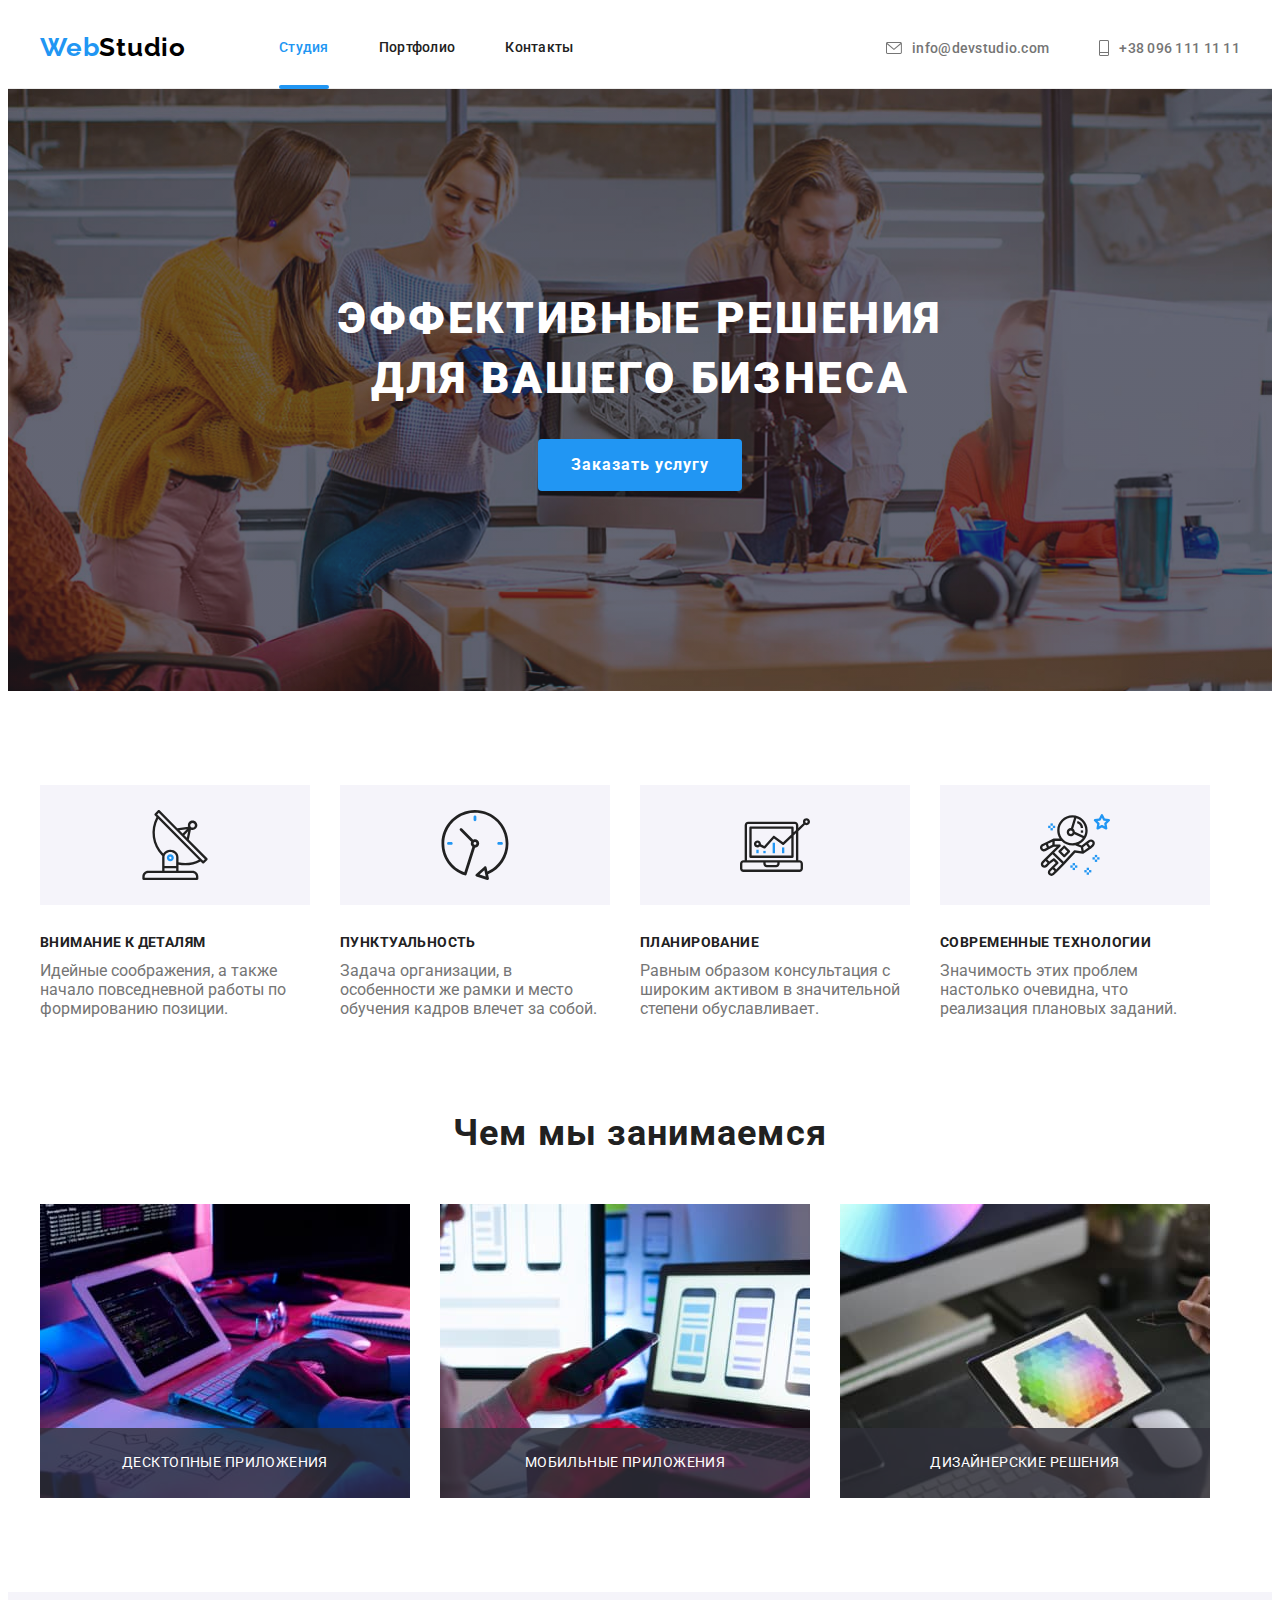
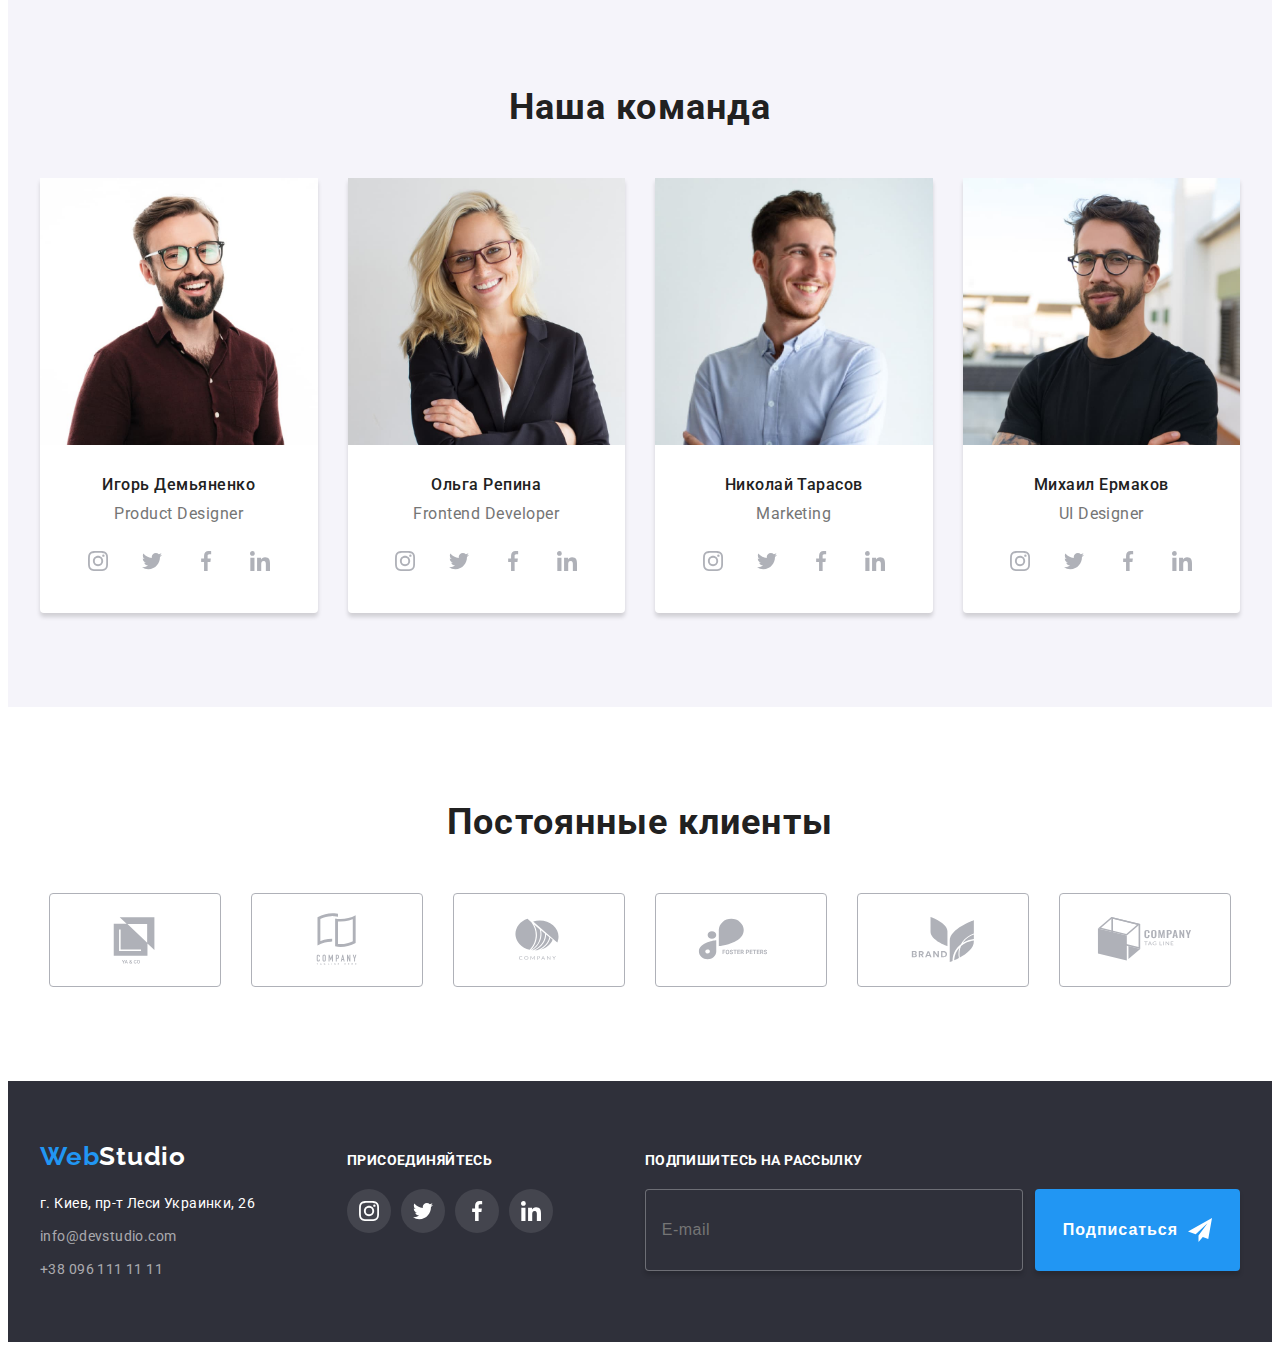
<file: index.html>
<!DOCTYPE html>
<html lang="en">
  <head>
    <meta charset="UTF-8" />
    <meta http-equiv="X-UA-Compatible" content="IE=edge" />
    <meta name="viewport" content="width=device-width, initial-scale=1.0" />
    <title>Студия</title>
    <link rel="preconnect" href="https://fonts.googleapis.com" />
    <link rel="preconnect" href="https://fonts.gstatic.com" crossorigin />
    <link
      href="https://fonts.googleapis.com/css2?family=Raleway:wght@700&family=Roboto:wght@400;500;700;900&display=swap"
      rel="stylesheet"
    />
    <link
      rel="stylesheet"
      href="https://cdnjs.cloudflare.com/ajax/libs/modern-normalize/1.1.0/modern-normalize.min.css"
      integrity="sha512-wpPYUAdjBVSE4KJnH1VR1HeZfpl1ub8YT/NKx4PuQ5NmX2tKuGu6U/JRp5y+Y8XG2tV+wKQpNHVUX03MfMFn9Q=="
      crossorigin="anonymous"
      referrerpolicy="no-referrer"
    />

    <link rel="stylesheet" href="./css/styles.css" />
  </head>
  <body>
    <header class="page-header">
      <div class="container main-nav">
        <nav class="nav">
          <a class="logo" href="./index.html" lang="en"> Web<span class="nav-logo">Studio</span></a>

          <ul class="nav-list">
            <li class="item">
              <a class="link activ" href="./index.html">Студия</a>
            </li>
            <li class="item">
              <a class="link" href="./portfolio.html">Портфолио</a>
            </li>
            <li class="item">
              <a class="link" href="./index.html">Контакты</a>
            </li>
          </ul>
        </nav>
        <ul class="contact-list">
          <li class="item">
            <a href="mailto:info@devstudio.com" class="link">
              <svg class="mail-icon" width="16" height="12">
                <use href="./images/sprite.svg#icon-mail"></use>
              </svg>
              info@devstudio.com</a
            >
          </li>
          <li class="item">
            <a href="tel:+380961111111" class="link">
              <svg class="phone-icon" width="10" height="16">
                <use href="./images/sprite.svg#icon-phone"></use>
              </svg>
              +38 096 111 11 11</a
            >
          </li>
        </ul>
      </div>
    </header>

    <main>
      <!--Герой-->
      <section class="hero">
        <h1 class="hero-title">Эффективные решения для вашего бизнеса</h1>
        <button class="hero-button" type="button" data-modal-open>Заказать услугу</button>
        <div class="backdrop is-hidden" data-modal>
          <div class="modal-wrapper">
            <button class="modal-btn" type="button" data-modal-close>
              <svg class="icon-close" viewbox="0 0 320 512" width="18" height="18">
                <path
                  d="M310.6 361.4c12.5 12.5 12.5 32.75 0 45.25C304.4 412.9 296.2 416 288 416s-16.38-3.125-22.62-9.375L160 301.3L54.63 406.6C48.38 412.9 40.19 416 32 416S15.63 412.9 9.375 406.6c-12.5-12.5-12.5-32.75 0-45.25l105.4-105.4L9.375 150.6c-12.5-12.5-12.5-32.75 0-45.25s32.75-12.5 45.25 0L160 210.8l105.4-105.4c12.5-12.5 32.75-12.5 45.25 0s12.5 32.75 0 45.25l-105.4 105.4L310.6 361.4z"
                />
              </svg>
            </button>

            <div class="contact-form">
              <b class="form-title">Оставьте свои данные, мы вам перезвоним</b>

              <form class="form js-speaker-form" name="form">
                <label for="name" class="form-group">
                  <span class="form-label">Имя</span>

                  <span class="form-block">
                    <input class="form-input" type="text" name="name" id="name" />
                    <svg class="form-icons" width="18" height="18">
                      <use href="./images/sprite.svg#icon-person"></use>
                    </svg>
                  </span>
                </label>

                <label class="form-group">
                  <span class="form-label">Телефон</span>

                  <span class="form-block">
                    <input class="form-input" type="tel" name="tel" id="tel" />
                    <svg class="form-icons" width="18" height="18">
                      <use href="./images/sprite.svg#icon-phone-form"></use>
                    </svg>
                  </span>
                </label>

                <label class="form-group">
                  <span class="form-label">Почта</span>
                  <span class="form-block">
                    <input class="form-input" type="email" name="email" id="email" />
                    <svg class="form-icons" width="18" height="18">
                      <use href="./images/sprite.svg#icon-email-form"></use>
                    </svg>
                  </span>
                </label>

                <label class="form-group">
                  <span class="form-label">Комментарий</span>
                  <textarea
                    name="comment"
                    id="comment"
                    rows="9"
                    placeholder="Введите текст"
                  ></textarea>
                </label>

                <label class="policy">
                  <input class="checkbox visually-hidden" type="checkbox" name="checkbox" />
                  <span class="mark">
                    <svg class="deal-icons" width="18" height="18">
                      <use href="./images/sprite.svg#icon-check"></use>
                    </svg>
                  </span>
                  <span class="term"
                    >Соглашаюсь с рассылкой и принимаю
                    <span class="term-var">Условия договора</span></span
                  >
                </label>

                <div class="send">
                  <button class="button-contract" type="submit">Отправить</button>
                </div>
              </form>
            </div>
          </div>
        </div>
      </section>

      <!--Особенности-->

      <section class="section">
        <div class="container">
          <h2 class="visually-hidden">Особенности</h2>
          <ul class="feature-list">
            <li class="item icon-antena">
              <h3 class="title">Внимание к деталям</h3>
              <p class="text">
                Идейные соображения, а также начало повседневной работы по формированию позиции.
              </p>
            </li>
            <li class="item icon-clock">
              <h3 class="title">Пунктуальность</h3>
              <p class="text">
                Задача организации, в особенности же рамки и место обучения кадров влечет за собой.
              </p>
            </li>

            <li class="item icon-diagram">
              <h3 class="title">Планирование</h3>
              <p class="text">
                Равным образом консультация с широким активом в значительной степени обуславливает.
              </p>
            </li>

            <li class="item icon-astronaut">
              <h3 class="title">Современные технологии</h3>
              <p class="text">
                Значимость этих проблем настолько очевидна, что реализация плановых заданий.
              </p>
            </li>
          </ul>
        </div>
      </section>

      <!--Сфера деятельности-->
      <section class="section no-padding">
        <div class="container">
          <h2 class="section-title">Чем мы занимаемся</h2>
          <ul class="activity-list">
            <li class="item">
              <img src="images/box1.jpg" alt="Cхема" width="370" height="294" />
              <p class="activity-text">Десктопные приложения</p>
            </li>
            <li class="item">
              <img
                src="images/box2.jpg"
                alt="Варианты макета на телефоне"
                width="370"
                height="294"
              />
              <p class="activity-text">Мобильные приложения</p>
            </li>
            <li class="item">
              <img src="images/box3.jpg" alt="Цветовая палитра" width="370" height="294" />
              <p class="activity-text">Дизайнерские решения</p>
            </li>
          </ul>
        </div>
      </section>

      <!--Команда-->
      <section class="section command">
        <div class="container">
          <h2 class="section-title">Наша команда</h2>
          <ul class="command-list">
            <li class="item">
              <img
                class="photo"
                src="images/igor-demyanenko.jpg"
                lang="en"
                alt="Product Designer"
                width="270"
              />
              <div class="our-command">
                <h3 class="command-title">Игорь Демьяненко</h3>
                <p class="text" lang="en">Product Designer</p>
                <ul class="socials">
                  <li class="socials-items">
                    <a
                      class="social-link"
                      href=""
                      target="_blank"
                      rel="noopener noreferrer"
                      aria-label="иконка Instagram"
                    >
                      <svg class="social-icons" width="20" height="20">
                        <use href="./images/sprite.svg#icon-instagram"></use>
                      </svg>
                    </a>
                  </li>
                  <li class="socials-items">
                    <a
                      class="social-link"
                      href=""
                      target="_blank"
                      rel="noopener noreferrer"
                      aria-label="иконка Twitter"
                    >
                      <svg class="social-icons" width="20" height="20">
                        <use href="./images/sprite.svg#icon-twitter"></use>
                      </svg>
                    </a>
                  </li>
                  <li class="socials-items">
                    <a
                      class="social-link"
                      href=""
                      target="_blank"
                      rel="noopener noreferrer"
                      aria-label="иконка Facebook"
                    >
                      <svg class="social-icons" width="20" height="20">
                        <use href="./images/sprite.svg#icon-facebook"></use>
                      </svg>
                    </a>
                  </li>
                  <li class="socials-items">
                    <a
                      class="social-link"
                      href=""
                      target="_blank"
                      rel="noopener noreferrer"
                      aria-label="иконка Linkedin"
                    >
                      <svg class="social-icons" width="20" height="20">
                        <use href="./images/sprite.svg#icon-linkedin"></use>
                      </svg>
                    </a>
                  </li>
                </ul>
              </div>
            </li>
            <li class="item">
              <img
                class="photo"
                src="images/olga-repina.jpg"
                lang="en"
                alt="Frontend Developer"
                width="270"
              />
              <div class="our-command">
                <h3 class="command-title">Ольга Репина</h3>
                <p class="text" lang="en">Frontend Developer</p>
                <ul class="socials">
                  <li class="socials-items">
                    <a
                      class="social-link"
                      href=""
                      target="_blank"
                      rel="noopener noreferrer"
                      aria-label="иконка Instagram"
                    >
                      <svg class="social-icons" width="20" height="20">
                        <use href="./images/sprite.svg#icon-instagram"></use>
                      </svg>
                    </a>
                  </li>
                  <li class="socials-items">
                    <a
                      class="social-link"
                      href=""
                      target="_blank"
                      rel="noopener noreferrer"
                      aria-label="иконка Twitter"
                    >
                      <svg class="social-icons" width="20" height="20">
                        <use href="./images/sprite.svg#icon-twitter"></use>
                      </svg>
                    </a>
                  </li>
                  <li class="socials-items">
                    <a
                      class="social-link"
                      href=""
                      target="_blank"
                      rel="noopener noreferrer"
                      aria-label="иконка Facebook"
                    >
                      <svg class="social-icons" width="20" height="20">
                        <use href="./images/sprite.svg#icon-facebook"></use>
                      </svg>
                    </a>
                  </li>
                  <li class="socials-items">
                    <a
                      class="social-link"
                      href=""
                      target="_blank"
                      rel="noopener noreferrer"
                      aria-label="иконка Linkedin"
                    >
                      <svg class="social-icons" width="20" height="20">
                        <use href="./images/sprite.svg#icon-linkedin"></use>
                      </svg>
                    </a>
                  </li>
                </ul>
              </div>
            </li>
            <li class="item">
              <img
                class="photo"
                src="images/nikolai-tarasov.jpg"
                lang="en"
                alt="Marketing"
                width="270"
              />
              <div class="our-command">
                <h3 class="command-title">Николай Тарасов</h3>
                <p class="text" lang="en">Marketing</p>
                <ul class="socials">
                  <li class="socials-items">
                    <a
                      class="social-link"
                      href=""
                      target="_blank"
                      rel="noopener noreferrer"
                      aria-label="иконка Instagram"
                    >
                      <svg class="social-icons" width="20" height="20">
                        <use href="./images/sprite.svg#icon-instagram"></use>
                      </svg>
                    </a>
                  </li>
                  <li class="socials-items">
                    <a
                      class="social-link"
                      href=""
                      target="_blank"
                      rel="noopener noreferrer"
                      aria-label="иконка Twitter"
                    >
                      <svg class="social-icons" width="20" height="20">
                        <use href="./images/sprite.svg#icon-twitter"></use>
                      </svg>
                    </a>
                  </li>
                  <li class="socials-items">
                    <a
                      class="social-link"
                      href=""
                      target="_blank"
                      rel="noopener noreferrer"
                      aria-label="иконка Facebook"
                    >
                      <svg class="social-icons" width="20" height="20">
                        <use href="./images/sprite.svg#icon-facebook"></use>
                      </svg>
                    </a>
                  </li>
                  <li class="socials-items">
                    <a
                      class="social-link"
                      href=""
                      target="_blank"
                      rel="noopener noreferrer"
                      aria-label="иконка Linkedin"
                    >
                      <svg class="social-icons" width="20" height="20">
                        <use href="./images/sprite.svg#icon-linkedin"></use>
                      </svg>
                    </a>
                  </li>
                </ul>
              </div>
            </li>
            <li class="item">
              <img class="photo" src="images/mikhail-ermakov.jpg" alt="UI Designer" width="270" />
              <div class="our-command">
                <h3 class="command-title">Михаил Ермаков</h3>
                <p class="text" lang="en">UI Designer</p>
                <ul class="socials">
                  <li class="socials-items">
                    <a
                      class="social-link"
                      href=""
                      target="_blank"
                      rel="noopener noreferrer"
                      aria-label="иконка Instagram"
                    >
                      <svg class="social-icons" width="20" height="20">
                        <use href="./images/sprite.svg#icon-instagram"></use>
                      </svg>
                    </a>
                  </li>
                  <li class="socials-items">
                    <a
                      class="social-link"
                      href=""
                      target="_blank"
                      rel="noopener noreferrer"
                      aria-label="иконка Twitter"
                    >
                      <svg class="social-icons" width="20" height="20">
                        <use href="./images/sprite.svg#icon-twitter"></use>
                      </svg>
                    </a>
                  </li>
                  <li class="socials-items">
                    <a
                      class="social-link"
                      href=""
                      target="_blank"
                      rel="noopener noreferrer"
                      aria-label="иконка Facebook"
                    >
                      <svg class="social-icons" width="20" height="20">
                        <use href="./images/sprite.svg#icon-facebook"></use>
                      </svg>
                    </a>
                  </li>
                  <li class="socials-items">
                    <a
                      class="social-link"
                      href=""
                      target="_blank"
                      rel="noopener noreferrer"
                      aria-label="иконка Linkedin"
                    >
                      <svg class="social-icons" width="20" height="20">
                        <use href="./images/sprite.svg#icon-linkedin"></use>
                      </svg>
                    </a>
                  </li>
                </ul>
              </div>
            </li>
          </ul>
        </div>
      </section>

      <section class="clients">
        <div class="container">
          <h2 class="clients-title">Постоянные клиенты</h2>
          <ul class="clients-list">
            <li class="client-item">
              <a
                class="clients-link"
                href=""
                target="_blank"
                rel="noopener noreferrer"
                aria-label="Client1"
              >
                <svg class="client-icons" width="106" height="60">
                  <use href="./images/sprite.svg#icon-Logo"></use>
                </svg>
              </a>
            </li>
            <li class="client-item">
              <a
                class="clients-link"
                href=""
                target="_blank"
                rel="noopener noreferrer"
                aria-label="Client2"
              >
                <svg class="client-icons" width="106" height="60">
                  <use href="./images/sprite.svg#icon-Logo1"></use>
                </svg>
              </a>
            </li>
            <li class="client-item">
              <a
                class="clients-link"
                href=""
                target="_blank"
                rel="noopener noreferrer"
                aria-label="Client3"
              >
                <svg class="client-icons" width="106" height="60">
                  <use href="./images/sprite.svg#icon-Logo2"></use>
                </svg>
              </a>
            </li>
            <li class="client-item">
              <a
                class="clients-link"
                href=""
                target="_blank"
                rel="noopener noreferrer"
                aria-label="Client4"
              >
                <svg class="client-icons" width="106" height="60">
                  <use href="./images/sprite.svg#icon-Logo3"></use>
                </svg>
              </a>
            </li>
            <li class="client-item">
              <a
                class="clients-link"
                href=""
                target="_blank"
                rel="noopener noreferrer"
                aria-label="Client5"
              >
                <svg class="client-icons" width="106" height="60">
                  <use href="./images/sprite.svg#icon-Logo4"></use>
                </svg>
              </a>
            </li>
            <li class="client-item">
              <a
                class="clients-link"
                href=""
                target="_blank"
                rel="noopener noreferrer"
                aria-label="Client6"
              >
                <svg class="client-icons" width="106" height="60">
                  <use href="./images/sprite.svg#icon-Logo5"></use>
                </svg>
              </a>
            </li>
          </ul>
        </div>
      </section>
    </main>

    <!--Подвал-->
    <footer class="footer">
      <div class="container div-footer">
        <div class="contact">
          <a class="logo vault" href="./index.html"> Web<span class="logo-down">Studio</span> </a>
          <address class="address">г. Киев, пр-т Леси Украинки, 26</address>
          <ul>
            <li class="footer-item">
              <a href="mailto:info@devstudio.com" class="footer-link">info@devstudio.com</a>
            </li>
            <li class="footer-item">
              <a href="tel:+380961111111" class="footer-link">+38 096 111 11 11</a>
            </li>
          </ul>
        </div>

        <!-- Присоединяйтесь -->

        <div class="join">
          <h2 class="join-title">присоединяйтесь</h2>
          <ul class="join-list">
            <li class="join-item">
              <a
                class="join-link"
                href=""
                target="_blank"
                rel="noopener noreferrer"
                aria-label="иконка Instagram"
              >
                <svg class="join-icons" width="20" height="20">
                  <use href="./images/sprite.svg#icon-instagram"></use>
                </svg>
              </a>
            </li>
            <li class="join-item">
              <a
                class="join-link"
                href=""
                target="_blank"
                rel="noopener noreferrer"
                aria-label="иконка Twitter"
              >
                <svg class="join-icons" width="20" height="20">
                  <use href="./images/sprite.svg#icon-twitter"></use>
                </svg>
              </a>
            </li>
            <li class="join-item">
              <a
                class="join-link"
                href=""
                target="_blank"
                rel="noopener noreferrer"
                aria-label="иконка Facebook"
              >
                <svg class="join-icons" width="20" height="20">
                  <use href="./images/sprite.svg#icon-facebook"></use>
                </svg>
              </a>
            </li>
            <li class="join-item">
              <a
                class="join-link"
                href=""
                target="_blank"
                rel="noopener noreferrer"
                aria-label="иконка Linkedin"
              >
                <svg class="join-icons" width="20" height="20">
                  <use href="./images/sprite.svg#icon-linkedin"></use>
                </svg>
              </a>
            </li>
          </ul>
        </div>
        <div class="sub">
          <b class="sub-title">Подпишитесь на рассылку</b>
          <form class="sub-form" name="sub-form">
            <label for="sub-form">
              <input class="mail-name" type="text" name="mail-name" id="sub-form" placeholder="E-mail" />
            </label>
            <button class="sub-button" type="submit">
              <span class="btn-telegram">Подписаться
              <svg class="icon-telegram" width="24" height="24">
                <use href="./images/sprite.svg#icon-telegram"></use>
              </svg>
              </span>
            </button>
          </form>
        </div>
      </div>
    </footer>

    <script src="./js/modal.js"></script>

    <script>
      (() => {
        document.querySelector('.js-speaker-form').addEventListener('submit', e => {
          e.preventDefault();

          new FormData(e.currentTarget).forEach((value, name) => console.log(`${name}: ${value}`));

          e.currentTarget.reset();
        });
      })();
    </script>
  </body>
</html>
</file>
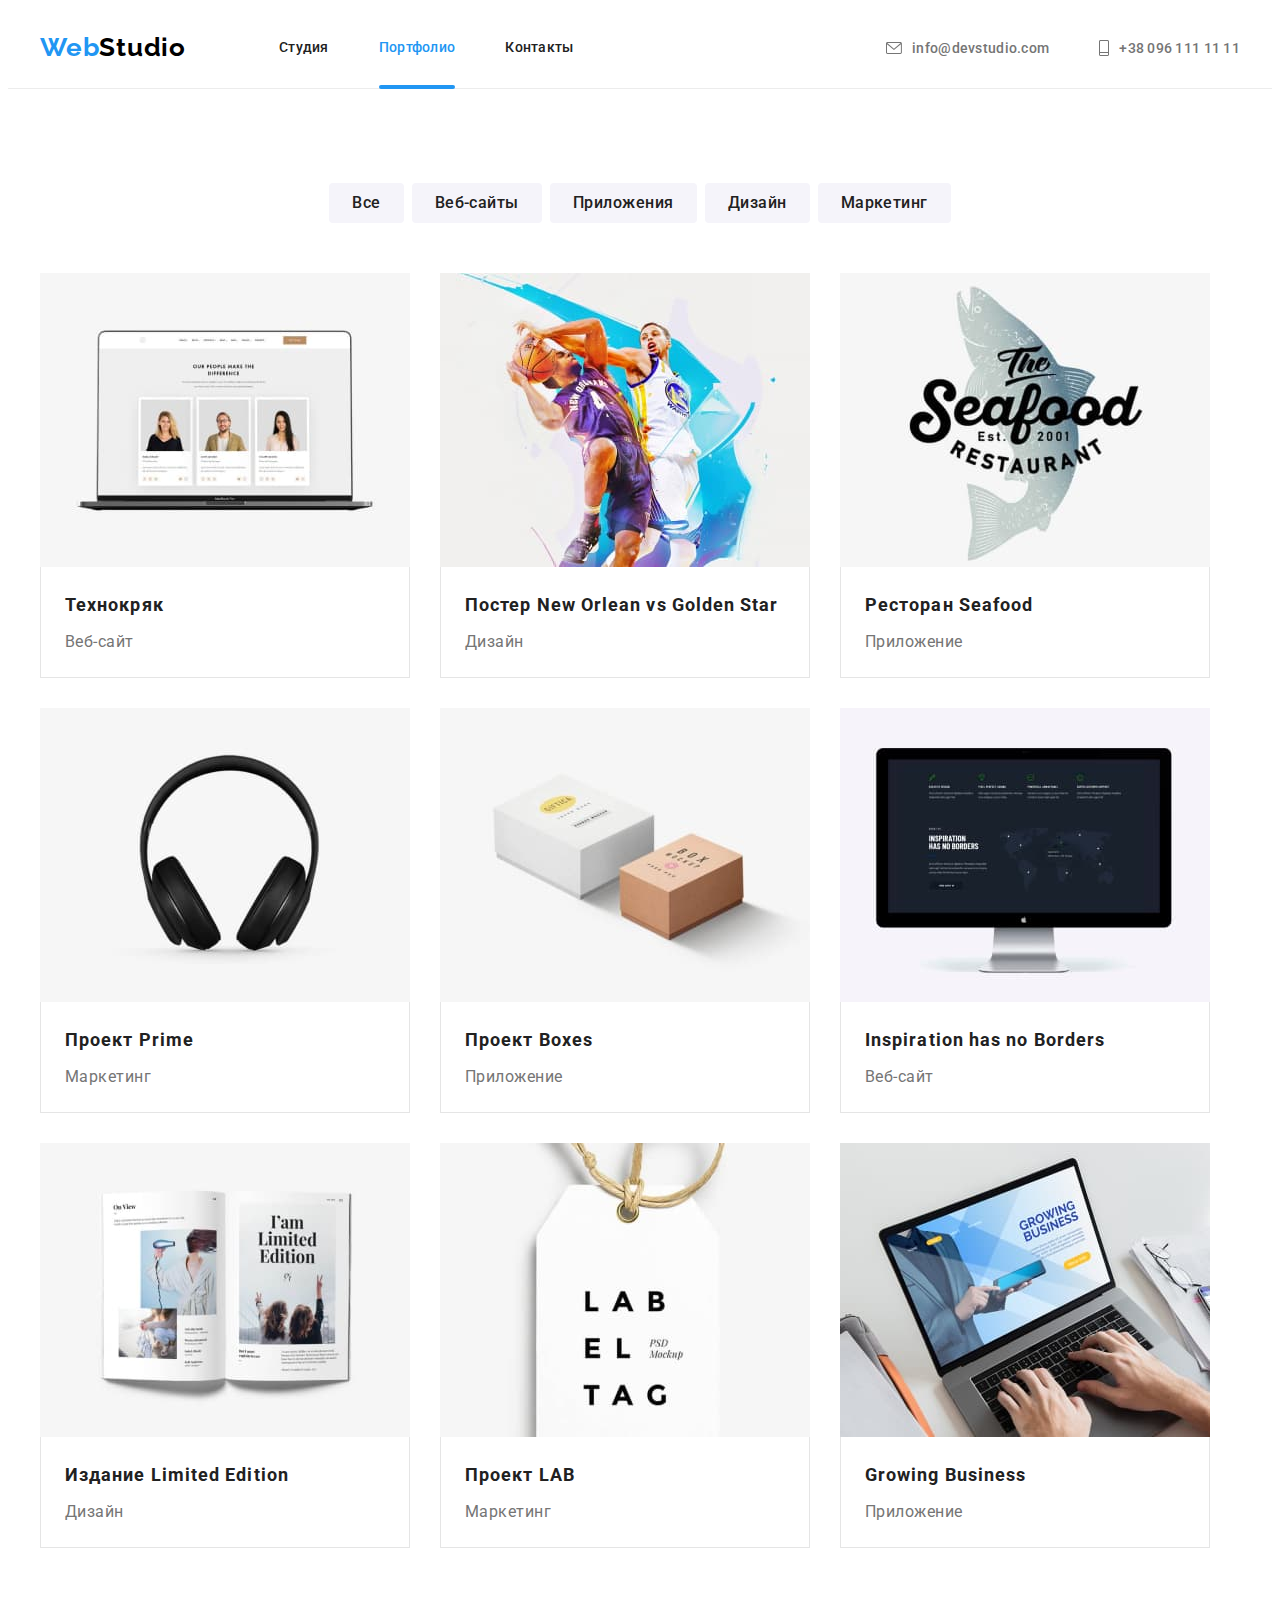
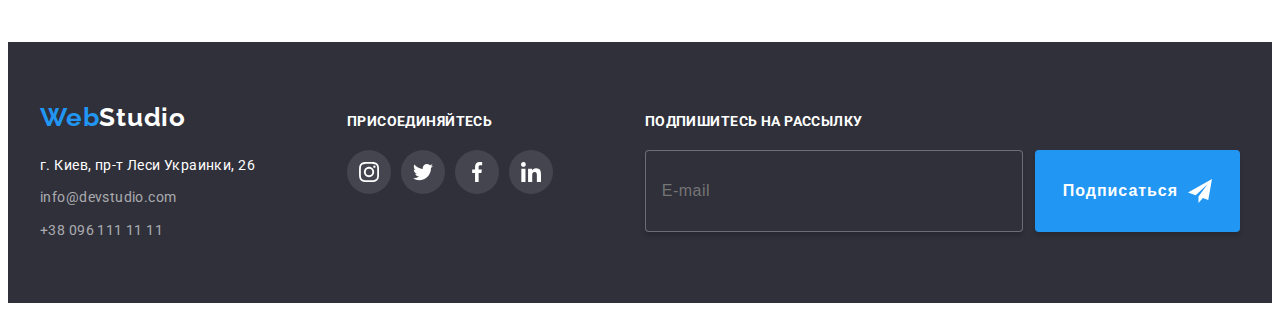
<file: portfolio.html>
<!DOCTYPE html>
<html lang="en">
  <head>
    <meta charset="UTF-8" />
    <meta http-equiv="X-UA-Compatible" content="IE=edge" />
    <meta name="viewport" content="width=device-width, initial-scale=1.0" />
    <title>Портфолио</title>
    <link rel="preconnect" href="https://fonts.googleapis.com" />
    <link rel="preconnect" href="https://fonts.gstatic.com" crossorigin />
    <link
      href="https://fonts.googleapis.com/css2?family=Raleway:wght@700&family=Roboto:wght@400;500;700;900&display=swap"
      rel="stylesheet"
    />
    <link
      rel="stylesheet"
      href="https://cdnjs.cloudflare.com/ajax/libs/modern-normalize/1.1.0/modern-normalize.min.css"
      integrity="sha512-wpPYUAdjBVSE4KJnH1VR1HeZfpl1ub8YT/NKx4PuQ5NmX2tKuGu6U/JRp5y+Y8XG2tV+wKQpNHVUX03MfMFn9Q=="
      crossorigin="anonymous"
      referrerpolicy="no-referrer"
    />
    <link rel="stylesheet" href="./css/styles.css" />
  </head>
  <body>
    <header class="page-header">
      <div class="container main-nav">
        <nav class="nav">
          <a class="logo" href="./index.html" lang="en"> Web<span class="nav-logo">Studio</span></a>

          <ul class="nav-list">
            <li class="item"><a href="./index.html" class="link">Студия</a></li>
            <li class="item"><a href="./portfolio.html" class="link activ">Портфолио</a></li>
            <li class="item"><a href="./index.html" class="link">Контакты</a></li>
          </ul>
        </nav>
        <ul class="contact-list">
          <li class="item">
            <a href="mailto:info@devstudio.com" class="link">
              <svg class="mail-icon" width="16" height="12">
                <use href="./images/sprite.svg#icon-mail"></use>
              </svg>
              info@devstudio.com</a
            >
          </li>
          <li class="item">
            <a href="tel:+380961111111" class="link">
              <svg class="phone-icon" width="10" height="16">
                <use href="./images/sprite.svg#icon-phone"></use>
              </svg>
              +38 096 111 11 11</a
            >
          </li>
        </ul>
      </div>
    </header>
    <main>
      <section class="filtr">
        <div class="container">
          <ul class="main-list">
            <li class="item"><button class="filtr-button" type="button">Все</button></li>
            <li class="item"><button class="filtr-button" type="button">Веб-сайты</button></li>
            <li class="item"><button class="filtr-button" type="button">Приложения</button></li>
            <li class="item"><button class="filtr-button" type="button">Дизайн</button></li>
            <li class="item"><button class="filtr-button" type="button">Маркетинг</button></li>
          </ul>

          <ul class="filtr-list">
            <li class="item">
              <a href="" class="filtr-link">
                <div class="card-filtr">
                  <img
                    class="photo"
                    src="images/images-portfolio/img.jpg"
                    alt="Страница"
                    width="370"
                  />
                  <div class="overlay">
                    <p class="text-overlay">
                      Ресурс предлагает комплексные предложения с разным уровнем функционала и
                      сервисов. Все это позволит посетителю получить исчерпывающие сведения о
                      компании или частном лице.
                    </p>
                  </div>
                </div>
                <div class="portfolio">
                  <h2 class="filtr-title">Технокряк</h2>
                  <p class="filtr-text">Веб-сайт</p>
                </div>
              </a>
            </li>
            <li class="item">
              <a href="" class="filtr-link">
                <div class="card-filtr">
                  <img
                    class="photo"
                    src="images/images-portfolio/img1.jpg"
                    alt="Постер"
                    width="370"
                  />
                  <div class="overlay">
                    <p class="text-overlay">
                      Ресурс предлагает комплексные предложения с разным уровнем функционала и
                      сервисов. Все это позволит посетителю получить исчерпывающие сведения о
                      компании или частном лице.
                    </p>
                  </div>
                </div>
                <div class="portfolio">
                  <h2 class="filtr-title">Постер New Orlean vs Golden Star</h2>
                  <p class="filtr-text">Дизайн</p>
                </div>
              </a>
            </li>
            <li class="item">
              <a href="" class="filtr-link">
                <div class="card-filtr">
                  <img
                    class="photo"
                    src="images/images-portfolio/img2.jpg"
                    alt="Эмблема ресторана"
                    width="370"
                  />
                  <div class="overlay">
                    <p class="text-overlay">
                      Ресурс предлагает комплексные предложения с разным уровнем функционала и
                      сервисов. Все это позволит посетителю получить исчерпывающие сведения о
                      компании или частном лице.
                    </p>
                  </div>
                </div>
                <div class="portfolio">
                  <h2 class="filtr-title">Ресторан Seafood</h2>
                  <p class="filtr-text">Приложение</p>
                </div>
              </a>
            </li>
            <li class="item">
              <a href="" class="filtr-link">
                <div class="card-filtr">
                  <img
                    class="photo"
                    src="images/images-portfolio/img3.jpg"
                    alt="Наушники"
                    width="370"
                  />
                  <div class="overlay">
                    <p class="text-overlay">
                      Ресурс предлагает комплексные предложения с разным уровнем функционала и
                      сервисов. Все это позволит посетителю получить исчерпывающие сведения о
                      компании или частном лице.
                    </p>
                  </div>
                </div>
                <div class="portfolio">
                  <h2 class="filtr-title">Проект Prime</h2>
                  <p class="filtr-text">Маркетинг</p>
                </div>
              </a>
            </li>
            <li class="item">
              <a href="" class="filtr-link">
                <div class="card-filtr">
                  <img
                    class="photo"
                    src="images/images-portfolio/img4.jpg"
                    alt="Коробки"
                    width="370"
                  />
                  <div class="overlay">
                    <p class="text-overlay">
                      Ресурс предлагает комплексные предложения с разным уровнем функционала и
                      сервисов. Все это позволит посетителю получить исчерпывающие сведения о
                      компании или частном лице.
                    </p>
                  </div>
                </div>
                <div class="portfolio">
                  <h2 class="filtr-title">Проект Boxes</h2>
                  <p class="filtr-text">Приложение</p>
                </div>
              </a>
            </li>
            <li class="item">
              <a href="" class="filtr-link">
                <div class="card-filtr">
                  <img
                    class="photo"
                    src="images/images-portfolio/img5.jpg"
                    alt="Веб-сайт"
                    width="370"
                  />
                  <div class="overlay">
                    <p class="text-overlay">
                      Ресурс предлагает комплексные предложения с разным уровнем функционала и
                      сервисов. Все это позволит посетителю получить исчерпывающие сведения о
                      компании или частном лице.
                    </p>
                  </div>
                </div>
                <div class="portfolio">
                  <h2 class="filtr-title">Inspiration has no Borders</h2>
                  <p class="filtr-text">Веб-сайт</p>
                </div>
              </a>
            </li>
            <li class="item">
              <a href="" class="filtr-link">
                <div class="card-filtr">
                  <img
                    class="photo"
                    src="images/images-portfolio/img6.jpg"
                    alt="Книга"
                    width="370"
                  />
                  <div class="overlay">
                    <p class="text-overlay">
                      Ресурс предлагает комплексные предложения с разным уровнем функционала и
                      сервисов. Все это позволит посетителю получить исчерпывающие сведения о
                      компании или частном лице.
                    </p>
                  </div>
                </div>
                <div class="portfolio">
                  <h2 class="filtr-title">Издание Limited Edition</h2>
                  <p class="filtr-text">Дизайн</p>
                </div>
              </a>
            </li>
            <li class="item">
              <a href="" class="filtr-link">
                <div class="card-filtr">
                  <img
                    class="photo"
                    src="images/images-portfolio/img7.jpg"
                    alt="Проект"
                    width="370"
                  />
                  <div class="overlay">
                    <p class="text-overlay">
                      Ресурс предлагает комплексные предложения с разным уровнем функционала и
                      сервисов. Все это позволит посетителю получить исчерпывающие сведения о
                      компании или частном лице.
                    </p>
                  </div>
                </div>
                <div class="portfolio">
                  <h2 class="filtr-title">Проект LAB</h2>
                  <p class="filtr-text">Маркетинг</p>
                </div>
              </a>
            </li>
            <li class="item">
              <a href="" class="filtr-link">
                <div class="card-filtr">
                  <img
                    class="photo"
                    src="images/images-portfolio/img8.jpg"
                    alt="Веб-страница"
                    width="370"
                  />
                  <div class="overlay">
                    <p class="text-overlay">
                      Ресурс предлагает комплексные предложения с разным уровнем функционала и
                      сервисов. Все это позволит посетителю получить исчерпывающие сведения о
                      компании или частном лице.
                    </p>
                  </div>
                </div>
                <div class="portfolio">
                  <h2 class="filtr-title">Growing Business</h2>
                  <p class="filtr-text">Приложение</p>
                </div>
              </a>
            </li>
          </ul>
        </div>
      </section>
    </main>

    <!--Подвал-->
    <footer class="footer">
      <div class="container div-footer">
        <div class="contact">
          <a class="logo vault" href="./index.html"> Web<span class="logo-down">Studio</span> </a>
          <address class="address">г. Киев, пр-т Леси Украинки, 26</address>
          <ul>
            <li class="footer-item">
              <a href="mailto:info@devstudio.com" class="footer-link">info@devstudio.com</a>
            </li>
            <li class="footer-item">
              <a href="tel:+380961111111" class="footer-link">+38 096 111 11 11</a>
            </li>
          </ul>
        </div>

        <!-- Присоединяйтесь -->

        <div class="join">
          <h2 class="join-title">присоединяйтесь</h2>
          <ul class="join-list">
            <li class="join-item">
              <a
                class="join-link"
                href=""
                target="_blank"
                rel="noopener noreferrer"
                aria-label="иконка Instagram"
              >
                <svg class="join-icons" width="20" height="20">
                  <use href="./images/sprite.svg#icon-instagram"></use>
                </svg>
              </a>
            </li>
            <li class="join-item">
              <a
                class="join-link"
                href=""
                target="_blank"
                rel="noopener noreferrer"
                aria-label="иконка Twitter"
              >
                <svg class="join-icons" width="20" height="20">
                  <use href="./images/sprite.svg#icon-twitter"></use>
                </svg>
              </a>
            </li>
            <li class="join-item">
              <a
                class="join-link"
                href=""
                target="_blank"
                rel="noopener noreferrer"
                aria-label="иконка Facebook"
              >
                <svg class="join-icons" width="20" height="20">
                  <use href="./images/sprite.svg#icon-facebook"></use>
                </svg>
              </a>
            </li>
            <li class="join-item">
              <a
                class="join-link"
                href=""
                target="_blank"
                rel="noopener noreferrer"
                aria-label="иконка Linkedin"
              >
                <svg class="join-icons" width="20" height="20">
                  <use href="./images/sprite.svg#icon-linkedin"></use>
                </svg>
              </a>
            </li>
          </ul>
        </div>
        <div class="sub">
          <b class="sub-title">Подпишитесь на рассылку</b>
          <form class="sub-form" name="sub-form">
            <label for="sub-form">
              <input class="mail-name" type="text" name="mail-name" id="sub-form" placeholder="E-mail" />
            </label>
            <button class="sub-button" type="submit">
              <span class="btn-telegram">Подписаться
              <svg class="icon-telegram" width="24" height="24">
                <use href="./images/sprite.svg#icon-telegram"></use>
              </svg>
              </span>
            </button>
          </form>
        </div>
      </div>
    </footer>
  </body>
</html>
</file>
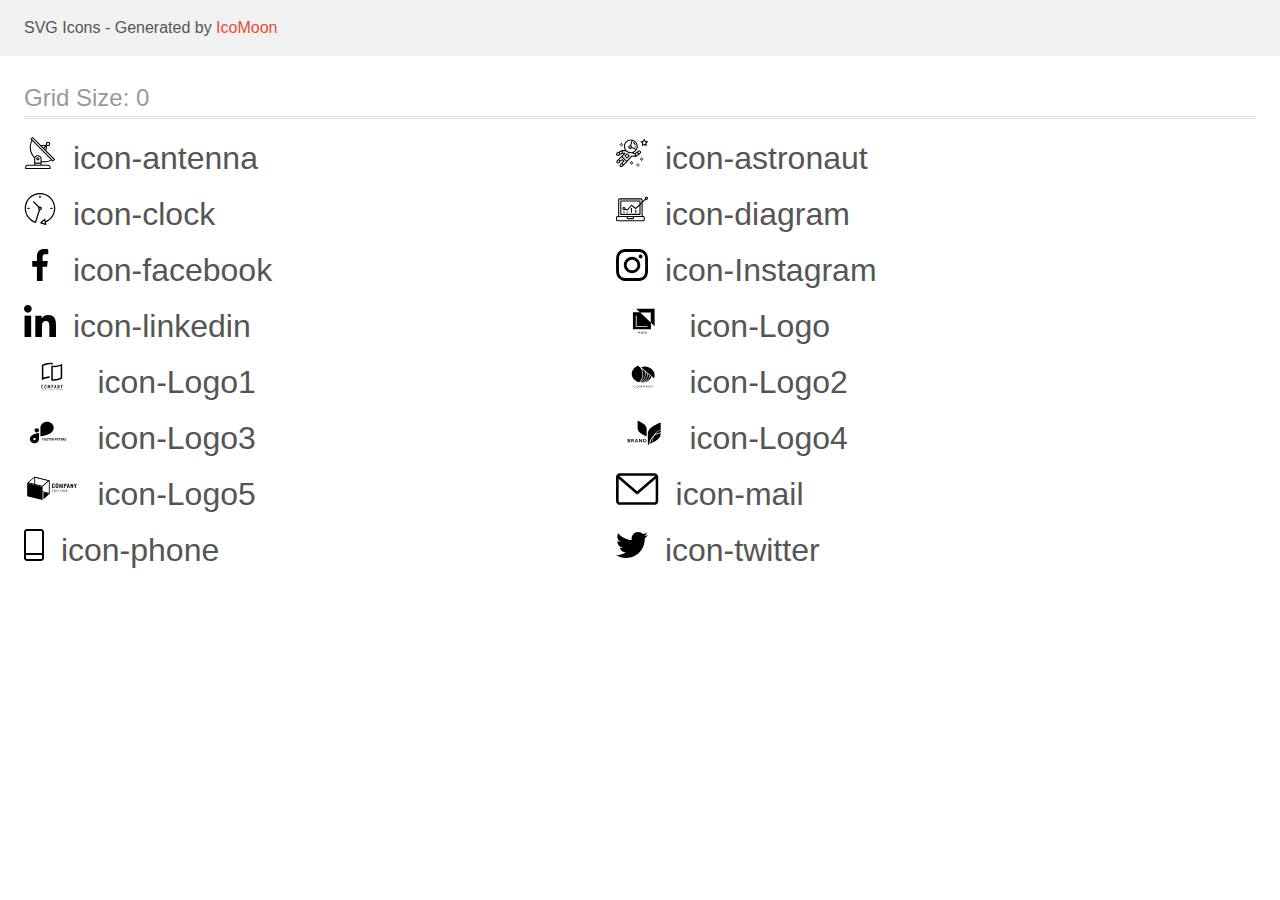
<file: icomoon/demo.html>
<!doctype html>
<html>
<head>
    <title>IcoMoon - SVG Icons</title>
    <meta charset="utf-8">
    <meta name="viewport" content="width=device-width, initial-scale=1">
    <link rel="stylesheet" href="demo-files/demo.css">
    <link rel="stylesheet" href="style.css">
</head>
<body>
<svg aria-hidden="true" style="position: absolute; width: 0; height: 0; overflow: hidden;" version="1.1" xmlns="http://www.w3.org/2000/svg" xmlns:xlink="http://www.w3.org/1999/xlink">
<defs>
<symbol id="icon-antenna" viewBox="0 0 32 32">
<path d="M30.773 22.098l-8.443-8.505 0.937-4.615c0.242 0.094 0.499 0.144 0.758 0.146h0.006c1.192 0.014 2.17-0.941 2.184-2.133s-0.941-2.17-2.133-2.184c-1.192-0.014-2.17 0.941-2.184 2.133-0.003 0.255 0.039 0.509 0.125 0.749l-4.96 0.605-8.091-8.133c-0.099-0.101-0.235-0.159-0.377-0.16-0.14 0.001-0.274 0.056-0.373 0.155l-1.513 1.504c-0.208 0.208-0.208 0.546 0 0.754l0.814 0.826c-3.153 5.798-2.129 12.978 2.519 17.663 0.043 0.041 0.092 0.074 0.146 0.098-0.034 0.18-0.051 0.364-0.052 0.547v6.187h-6.4c-1.472 0.002-2.665 1.195-2.667 2.667v1.067c0 0.295 0.239 0.533 0.533 0.533h24.533c0.295 0 0.533-0.239 0.533-0.533v-1.067c-0.002-1.472-1.195-2.665-2.667-2.667h-6.4v-2.742c1.003 0.21 2.024 0.317 3.049 0.32 2.458-0.003 4.877-0.615 7.040-1.783l0.818 0.823c0.099 0.101 0.235 0.159 0.377 0.16 0.14-0.001 0.274-0.056 0.373-0.155l1.513-1.504c0.208-0.208 0.208-0.546 0-0.754zM23.28 6.233c0.418-0.415 1.093-0.414 1.508 0.004s0.414 1.093-0.004 1.508c-0.2 0.199-0.47 0.31-0.752 0.31h-0.003c-0.589-0.003-1.064-0.483-1.061-1.072 0.002-0.282 0.115-0.552 0.314-0.751h-0.002zM22.024 9.738l-0.598 2.946-1.175-1.182 1.774-1.763zM21.419 8.836l-1.92 1.909-1.485-1.493 3.405-0.415zM24.004 28.8c0.884 0 1.6 0.716 1.6 1.6v0.533h-23.467v-0.533c0-0.884 0.716-1.6 1.6-1.6h20.267zM16.537 26.667v1.067h-5.333v-1.067h5.333zM11.204 25.6v-4.053c0-1.294 1.196-2.347 2.667-2.347s2.667 1.053 2.667 2.347v4.053h-5.333zM17.604 23.904v-2.357c0-1.882-1.675-3.413-3.733-3.413-1.331-0.020-2.576 0.657-3.281 1.786-4.058-4.274-4.971-10.645-2.279-15.887l18.602 18.708c-2.872 1.461-6.165 1.873-9.309 1.163zM28.893 23.22l-21.057-21.181 0.755-0.752 7.935 7.98c0.004 0 0.006 0.007 0.010 0.010l13.115 13.191-0.757 0.752z"></path>
<path d="M13.876 20.267h-0.005c-0.884-0.001-1.601 0.714-1.602 1.598s0.714 1.601 1.598 1.602h0.005c0.884 0.001 1.601-0.714 1.602-1.598s-0.714-1.601-1.598-1.602zM14.249 22.245c-0.1 0.1-0.236 0.156-0.378 0.155-0.295-0.002-0.532-0.242-0.531-0.536 0.001-0.141 0.057-0.276 0.157-0.375s0.233-0.154 0.373-0.155c0.295 0.002 0.532 0.241 0.53 0.536-0.001 0.141-0.057 0.276-0.157 0.375h0.005z"></path>
</symbol>
<symbol id="icon-astronaut" viewBox="0 0 32 32">
<path d="M31.974 4.524c-0.063-0.193-0.229-0.333-0.43-0.363l-1.91-0.278-0.855-1.731c-0.179-0.365-0.777-0.365-0.956 0l-0.855 1.731-1.91 0.278c-0.201 0.029-0.367 0.17-0.431 0.363-0.062 0.193-0.011 0.405 0.135 0.547l1.383 1.348-0.326 1.903c-0.034 0.2 0.048 0.402 0.212 0.522 0.166 0.121 0.382 0.135 0.562 0.040l1.709-0.899 1.709 0.899c0.078 0.041 0.164 0.061 0.249 0.061 0.11 0 0.221-0.034 0.314-0.102 0.164-0.119 0.246-0.322 0.212-0.522l-0.326-1.903 1.383-1.348c0.145-0.142 0.197-0.354 0.135-0.547zM29.511 5.851c-0.125 0.122-0.183 0.299-0.153 0.472l0.191 1.114-1-0.526c-0.078-0.041-0.163-0.061-0.249-0.061s-0.17 0.020-0.249 0.061l-1.001 0.526 0.191-1.114c0.030-0.173-0.028-0.349-0.153-0.472l-0.81-0.789 1.119-0.163c0.174-0.025 0.324-0.134 0.402-0.292l0.5-1.013 0.5 1.013c0.078 0.157 0.228 0.267 0.402 0.292l1.119 0.163-0.809 0.789z"></path>
<path d="M26.134 20.522h-1.067v1.067h1.067v-1.067z"></path>
<path d="M26.134 22.656h-1.067v1.067h1.067v-1.067z"></path>
<path d="M27.2 21.589h-1.067v1.067h1.067v-1.067z"></path>
<path d="M25.067 21.589h-1.067v1.067h1.067v-1.067z"></path>
<path d="M22.4 26.389h-1.067v1.067h1.067v-1.067z"></path>
<path d="M22.4 28.522h-1.067v1.067h1.067v-1.067z"></path>
<path d="M23.467 27.456h-1.067v1.067h1.067v-1.067z"></path>
<path d="M21.333 27.456h-1.067v1.067h1.067v-1.067z"></path>
<path d="M16 24.256h-1.067v1.067h1.067v-1.067z"></path>
<path d="M16 26.389h-1.067v1.067h1.067v-1.067z"></path>
<path d="M17.067 25.322h-1.067v1.067h1.067v-1.067z"></path>
<path d="M14.933 25.322h-1.067v1.067h1.067v-1.067z"></path>
<path d="M5.867 6.122h-1.067v1.067h1.067v-1.067z"></path>
<path d="M5.867 8.255h-1.067v1.067h1.067v-1.067z"></path>
<path d="M6.933 7.189h-1.067v1.067h1.067v-1.067z"></path>
<path d="M4.8 7.189h-1.067v1.067h1.067v-1.067z"></path>
<path d="M24.715 14.159c-0.287-0.388-0.709-0.637-1.188-0.705-0.481-0.068-0.956 0.058-1.34 0.352l-1.252 0.96-1.898 1.417-1.358-0.541c2.421-1.086 4.114-3.508 4.114-6.32 0-3.823-3.123-6.933-6.961-6.933s-6.961 3.11-6.961 6.933c0 1.386 0.414 2.674 1.12 3.758l-2.764-0.024c-0.002 0-0.003 0-0.005 0-0.009 0-0.015 0.004-0.023 0.005-0.053 0.002-0.105 0.013-0.155 0.031-0.013 0.005-0.026 0.008-0.038 0.013-0.006 0.003-0.013 0.003-0.019 0.006l-3.233 1.596c-0.001 0-0.001 0-0.001 0.001l-1.893 0.911c-0.021 0.009-0.042 0.021-0.063 0.035-0.755 0.502-1.012 1.489-0.598 2.295 0.22 0.429 0.595 0.745 1.056 0.889 0.178 0.055 0.359 0.083 0.539 0.083 0.29 0 0.577-0.071 0.839-0.211l1.388-0.738 2.264-1.169 1.357-0.008-5.442 5.416c-0.001 0.001-0.001 0.001-0.002 0.001l-1.339 1.333c-0.316 0.315-0.49 0.732-0.49 1.178s0.174 0.863 0.49 1.179c0.325 0.323 0.752 0.485 1.179 0.485s0.854-0.162 1.18-0.485l1.314-1.309 1.741-1.3 0.901 0.897-1.762 1.754c-0 0.001-0.001 0.001-0.002 0.001l-1.339 1.333c-0.316 0.315-0.49 0.732-0.49 1.178s0.174 0.863 0.49 1.179c0.325 0.323 0.753 0.485 1.18 0.485s0.855-0.162 1.18-0.485l3.482-3.467c0.001-0.001 0.001-0.001 0.001-0.002l1.010-1-0.004-0.004c0.006-0.006 0.015-0.009 0.022-0.015l5.166-5.658 3.471 0.494c0.025 0.004 0.050 0.005 0.075 0.005 0.065 0 0.127-0.015 0.187-0.038 0.018-0.006 0.033-0.015 0.050-0.023 0.019-0.010 0.039-0.015 0.058-0.027l3.213-2.133c0.012-0.008 0.018-0.021 0.029-0.029 0.013-0.010 0.029-0.014 0.041-0.026l1.271-1.191c0.662-0.62 0.753-1.635 0.212-2.362zM2.13 17.77c-0.173 0.093-0.37 0.111-0.558 0.052-0.187-0.058-0.338-0.186-0.427-0.358-0.161-0.314-0.068-0.695 0.214-0.902l1.314-0.632 0.449 1.312-0.992 0.528zM5.628 15.942l-1.548 0.8-0.439-1.283 2.027-1.001-0.040 1.484zM20.727 9.322c0 0.918-0.219 1.785-0.599 2.559l-4.181-1.899c-0.044-0.573-0.341-1.075-0.788-1.388l1.464-4.86c2.378 0.756 4.105 2.974 4.105 5.588zM8.938 9.322c0-3.235 2.644-5.867 5.894-5.867 0.253 0 0.5 0.021 0.745 0.052l-1.432 4.754c-0.019-0.001-0.037-0.006-0.057-0.006-1.033 0-1.873 0.837-1.873 1.867s0.84 1.867 1.873 1.867c0.694 0 1.294-0.383 1.618-0.945l3.862 1.755c-1.075 1.446-2.795 2.39-4.737 2.39-3.25 0-5.894-2.632-5.894-5.867zM14.894 10.122c0 0.441-0.362 0.8-0.806 0.8s-0.806-0.359-0.806-0.8c0-0.441 0.362-0.8 0.806-0.8s0.806 0.359 0.806 0.8zM2.465 25.146c-0.236 0.234-0.619 0.234-0.854 0.001-0.114-0.114-0.176-0.263-0.176-0.423s0.062-0.309 0.176-0.421l0.962-0.958 0.851 0.848-0.959 0.955zM5.679 28.88c-0.236 0.234-0.619 0.235-0.855 0.001-0.114-0.114-0.176-0.263-0.176-0.423s0.062-0.309 0.176-0.421l0.963-0.959 0.852 0.848-0.96 0.955zM9.16 25.411c-0.001 0-0.001 0-0.002 0.001l-1.765 1.76-0.852-0.848 1.763-1.755c0 0 0 0 0-0s0.001-0.001 0.002-0.001c0.040-0.040 0.065-0.088 0.090-0.135 0.007-0.014 0.020-0.026 0.026-0.040 0.017-0.041 0.019-0.085 0.026-0.129 0.003-0.025 0.014-0.047 0.014-0.073 0-0.036-0.013-0.070-0.020-0.106-0.006-0.032-0.006-0.065-0.019-0.095-0.020-0.050-0.055-0.094-0.091-0.138-0.010-0.012-0.014-0.027-0.025-0.038 0 0 0 0-0.001 0s-0.001-0.002-0.001-0.002l-1.607-1.6c-0.017-0.017-0.039-0.024-0.058-0.038-0.028-0.022-0.055-0.042-0.087-0.058-0.030-0.015-0.061-0.024-0.093-0.033-0.034-0.010-0.067-0.017-0.103-0.020-0.033-0.002-0.063 0.001-0.095 0.005-0.036 0.004-0.069 0.009-0.104 0.020-0.034 0.011-0.063 0.027-0.094 0.045-0.020 0.011-0.042 0.015-0.061 0.029l-1.773 1.324-0.901-0.897 2.399-2.386 4.361 4.289-0.928 0.919zM15.979 18.394c-0.015-0.002-0.030 0.004-0.045 0.003-0.039-0.002-0.076 0.001-0.115 0.007-0.030 0.005-0.059 0.011-0.088 0.021-0.034 0.012-0.065 0.028-0.097 0.047-0.030 0.018-0.057 0.037-0.083 0.061-0.013 0.011-0.028 0.017-0.040 0.029l-4.698 5.146-4.328-4.257 2.833-2.818c0.209-0.208 0.21-0.546 0.002-0.755-0.105-0.105-0.243-0.157-0.381-0.156v-0.001l-2.219 0.013 0.028-1.607 3.104 0.027c1.265 1.294 3.029 2.101 4.981 2.101 0.437 0 0.864-0.045 1.279-0.123 0.040 0.032 0.079 0.065 0.13 0.085l2.41 0.96 0.331 1.644-3.003-0.427zM20.020 18.572l-0.313-1.558 1.446-1.080 0.947 1.257-2.080 1.381zM23.774 15.741l-0.838 0.785-0.931-1.236 0.831-0.637c0.155-0.119 0.351-0.168 0.543-0.143 0.193 0.027 0.364 0.128 0.48 0.284 0.217 0.292 0.18 0.699-0.085 0.947z"></path>
<path d="M13.602 18.544l-2.143-2.133c-0.207-0.207-0.545-0.207-0.753 0l-2.142 2.133c-0.1 0.101-0.157 0.236-0.157 0.378s0.056 0.278 0.157 0.378l2.142 2.133c0.104 0.103 0.241 0.155 0.377 0.155s0.273-0.052 0.376-0.155l2.143-2.133c0.1-0.1 0.157-0.236 0.157-0.378s-0.057-0.278-0.157-0.378zM11.083 20.303l-1.387-1.381 1.387-1.381 1.387 1.381-1.387 1.381z"></path>
<path d="M17.164 5.071l-0.258 1.036c0.071 0.018 1.738 0.452 1.738 2.149h1.067c-0-2.017-1.666-2.965-2.547-3.185z"></path>
<path d="M19.711 9.322h-1.067v1.067h1.067v-1.067z"></path>
</symbol>
<symbol id="icon-clock" viewBox="0 0 32 32">
<path d="M31.297 15.301c-0.002-8.452-6.855-15.303-15.308-15.301s-15.303 6.855-15.301 15.308c0.001 6.658 4.307 12.551 10.649 14.576 0.061 0.019 0.124 0.029 0.187 0.029 0.121-0 0.239-0.032 0.342-0.094 0.135-0.080 0.236-0.207 0.283-0.356l3.865-12.25c1.057-0.005 1.909-0.866 1.903-1.923s-0.866-1.909-1.923-1.903c-0.284 0.001-0.565 0.067-0.82 0.191l-5.106-5.107c-0.253-0.245-0.657-0.238-0.902 0.016-0.239 0.247-0.239 0.639 0 0.886l5.103 5.109c-0.392 0.799-0.168 1.764 0.536 2.309l-3.683 11.673c-7.278-2.681-11.004-10.754-8.323-18.032s10.754-11.004 18.032-8.323 11.004 10.754 8.323 18.032c-1.31 3.556-4.001 6.431-7.462 7.973l-0.398-1.874c-0.073-0.344-0.411-0.565-0.756-0.492-0.109 0.023-0.209 0.074-0.292 0.148l-3.837 3.426c-0.263 0.234-0.287 0.637-0.052 0.9 0.076 0.085 0.174 0.149 0.283 0.184l4.899 1.563c0.335 0.108 0.694-0.077 0.802-0.412 0.034-0.106 0.040-0.219 0.017-0.328l-0.391-1.839c5.664-2.388 9.342-7.942 9.329-14.089zM15.992 14.664c0.352 0 0.638 0.286 0.638 0.638s-0.286 0.638-0.638 0.638c-0.352 0-0.638-0.285-0.638-0.638s0.285-0.638 0.638-0.638zM18.093 29.528l2.184-1.948 0.603 2.84-2.787-0.892z"></path>
<path d="M15.354 3.185v1.275c0 0.352 0.285 0.638 0.638 0.638s0.638-0.285 0.638-0.638v-1.275c0-0.352-0.286-0.638-0.638-0.638s-0.638 0.286-0.638 0.638z"></path>
<path d="M3.876 14.664c-0.352 0-0.638 0.286-0.638 0.638s0.285 0.638 0.638 0.638h1.275c0.352 0 0.638-0.285 0.638-0.638s-0.285-0.638-0.638-0.638h-1.275z"></path>
<path d="M28.108 15.939c0.352 0 0.638-0.285 0.638-0.638s-0.285-0.638-0.638-0.638h-1.275c-0.352 0-0.638 0.286-0.638 0.638s0.286 0.638 0.638 0.638h1.275z"></path>
</symbol>
<symbol id="icon-diagram" viewBox="0 0 32 32">
<path d="M14.926 14.965h1.066v4.798h-1.066v-4.797z"></path>
<path d="M19.19 17.097h1.066v2.665h-1.066v-2.665z"></path>
<path d="M10.661 18.696h1.066v1.066h-1.066v-1.066z"></path>
<path d="M7.463 18.163h1.066v1.599h-1.066v-1.599z"></path>
<path d="M1.599 28.291h25.587c0.883 0 1.599-0.716 1.599-1.599v-2.132c0-0.883-0.716-1.599-1.599-1.599h-0.533v-13.293l3.028-2.868c0.703 0.346 1.553 0.136 2.013-0.499s0.396-1.508-0.152-2.068-1.42-0.644-2.065-0.198c-0.644 0.446-0.873 1.292-0.542 2.002l-2.281 2.163v-1.23c0-0.883-0.716-1.599-1.599-1.599h-21.322c-0.883 0-1.599 0.716-1.599 1.599v15.992h-0.533c-0.883 0-1.599 0.716-1.599 1.599v2.132c0 0.883 0.716 1.599 1.599 1.599zM30.384 4.837c0.294 0 0.533 0.239 0.533 0.533s-0.239 0.533-0.533 0.533c-0.294 0-0.533-0.239-0.533-0.533s0.239-0.533 0.533-0.533zM3.198 6.969c0-0.294 0.239-0.533 0.533-0.533h21.322c0.294 0 0.533 0.239 0.533 0.533v2.239l-1.066 1.013v-2.186c0-0.294-0.239-0.533-0.533-0.533h-19.19c-0.294 0-0.533 0.239-0.533 0.533v13.326c0 0.294 0.239 0.533 0.533 0.533h19.19c0.294 0 0.533-0.239 0.533-0.533v-9.674l1.066-1.010v12.284h-22.388v-15.992zM7.996 13.899c-0.721-0.002-1.354 0.478-1.546 1.174s0.105 1.433 0.725 1.801c0.62 0.368 1.41 0.276 1.928-0.226l1.853 0.93c0.215 0.108 0.476 0.057 0.636-0.123l3.939-4.431 3.872 2.901c0.208 0.156 0.498 0.139 0.686-0.039l3.365-3.188v8.131h-18.124v-12.26h18.124v2.66l-3.771 3.572-3.904-2.927c-0.222-0.166-0.534-0.135-0.718 0.072l-3.993 4.493-1.493-0.746c0.011-0.064 0.018-0.129 0.020-0.193 0-0.883-0.716-1.599-1.599-1.599zM8.529 15.498c0 0.294-0.239 0.533-0.533 0.533s-0.533-0.239-0.533-0.533c0-0.294 0.239-0.533 0.533-0.533s0.533 0.239 0.533 0.533zM11.727 24.027h5.331v0.533c0 0.294-0.239 0.533-0.533 0.533h-4.264c-0.294 0-0.533-0.239-0.533-0.533v-0.533zM1.066 24.56c0-0.294 0.239-0.533 0.533-0.533h9.062v0.533c0 0.883 0.716 1.599 1.599 1.599h4.264c0.883 0 1.599-0.716 1.599-1.599v-0.533h9.062c0.294 0 0.533 0.239 0.533 0.533v2.132c0 0.294-0.239 0.533-0.533 0.533h-25.587c-0.294 0-0.533-0.239-0.533-0.533v-2.132z"></path>
</symbol>
<symbol id="icon-facebook" viewBox="0 0 32 32">
<path d="M21.329 5.313h2.921v-5.088c-0.504-0.069-2.237-0.225-4.256-0.225-4.212 0-7.097 2.649-7.097 7.519v4.481h-4.648v5.688h4.648v14.312h5.699v-14.311h4.46l0.708-5.688h-5.169v-3.919c0.001-1.644 0.444-2.769 2.735-2.769z"></path>
</symbol>
<symbol id="icon-Instagram" viewBox="0 0 32 32">
<path d="M31.969 9.408c-0.075-1.7-0.35-2.869-0.744-3.882-0.406-1.075-1.032-2.038-1.851-2.838-0.8-0.813-1.769-1.444-2.832-1.844-1.019-0.394-2.182-0.669-3.882-0.744-1.713-0.081-2.257-0.1-6.601-0.1s-4.888 0.019-6.595 0.094c-1.7 0.075-2.869 0.35-3.882 0.744-1.075 0.406-2.038 1.031-2.838 1.85-0.813 0.8-1.444 1.769-1.844 2.832-0.394 1.019-0.669 2.182-0.744 3.882-0.081 1.713-0.1 2.257-0.1 6.601s0.019 4.888 0.094 6.595c0.075 1.7 0.35 2.869 0.744 3.882 0.406 1.075 1.038 2.038 1.85 2.838 0.8 0.813 1.769 1.444 2.832 1.844 1.019 0.394 2.182 0.669 3.882 0.744 1.706 0.075 2.25 0.094 6.595 0.094s4.888-0.019 6.595-0.094c1.7-0.075 2.869-0.35 3.882-0.744 2.151-0.832 3.851-2.532 4.682-4.682 0.394-1.019 0.669-2.182 0.744-3.882 0.075-1.707 0.094-2.251 0.094-6.595s-0.006-4.888-0.081-6.595zM29.087 22.473c-0.069 1.563-0.331 2.407-0.55 2.969-0.538 1.394-1.644 2.5-3.038 3.038-0.563 0.219-1.413 0.481-2.969 0.55-1.688 0.075-2.194 0.094-6.464 0.094s-4.782-0.019-6.464-0.094c-1.563-0.069-2.407-0.331-2.969-0.55-0.694-0.256-1.325-0.663-1.838-1.194-0.531-0.519-0.938-1.144-1.194-1.838-0.219-0.563-0.481-1.413-0.55-2.969-0.075-1.688-0.094-2.194-0.094-6.464s0.019-4.782 0.094-6.464c0.069-1.563 0.331-2.407 0.55-2.969 0.256-0.694 0.663-1.325 1.2-1.838 0.519-0.531 1.144-0.938 1.838-1.194 0.563-0.219 1.413-0.481 2.969-0.55 1.688-0.075 2.194-0.094 6.464-0.094 4.276 0 4.782 0.019 6.464 0.094 1.563 0.069 2.407 0.331 2.969 0.55 0.694 0.256 1.325 0.662 1.838 1.194 0.531 0.519 0.938 1.144 1.194 1.838 0.219 0.563 0.481 1.413 0.55 2.969 0.075 1.688 0.094 2.194 0.094 6.464s-0.019 4.77-0.094 6.458z"></path>
<path d="M16.059 7.783c-4.538 0-8.22 3.682-8.22 8.22s3.682 8.22 8.22 8.22c4.539 0 8.22-3.682 8.22-8.22s-3.682-8.22-8.22-8.22zM16.059 21.335c-2.944 0-5.332-2.388-5.332-5.332s2.388-5.332 5.332-5.332c2.944 0 5.332 2.388 5.332 5.332s-2.388 5.332-5.332 5.332z"></path>
<path d="M26.524 7.458c0 1.060-0.859 1.919-1.919 1.919s-1.919-0.859-1.919-1.919c0-1.060 0.859-1.919 1.919-1.919s1.919 0.859 1.919 1.919z"></path>
</symbol>
<symbol id="icon-linkedin" viewBox="0 0 32 32">
<path d="M31.992 32v-0.001h0.008v-11.736c0-5.741-1.236-10.164-7.948-10.164-3.227 0-5.392 1.771-6.276 3.449h-0.093v-2.913h-6.364v21.364h6.627v-10.579c0-2.785 0.528-5.479 3.977-5.479 3.399 0 3.449 3.179 3.449 5.657v10.401h6.62z"></path>
<path d="M0.528 10.636h6.635v21.364h-6.635v-21.364z"></path>
<path d="M3.843 0c-2.121 0-3.843 1.721-3.843 3.843s1.721 3.879 3.843 3.879c2.121 0 3.843-1.757 3.843-3.879-0.001-2.121-1.723-3.843-3.843-3.843v0z"></path>
</symbol>
<symbol id="icon-Logo" viewBox="0 0 57 32">
<path d="M20.267 3.733l3.738 3.538-6.938-0.004v17.166h18.133v-6.564l3.733 3.534v-17.671h-18.667zM35.036 17.455l-10.597-10.032h10.597v10.032zM31.746 21.923h-11.81v-11.545h0.835v10.764h10.975v0.782zM22.725 26.72l-0.436 0.898-0.436-0.898h-0.366l0.637 1.198v0.698h0.331v-0.698l0.635-1.198h-0.365zM23.273 28.615l0.154-0.441h0.734l0.155 0.441h0.344l-0.717-1.896h-0.296l-0.716 1.896h0.342zM23.794 27.122l0.275 0.786h-0.549l0.275-0.786zM25.531 27.863c-0.048 0.073-0.072 0.153-0.072 0.241 0 0.16 0.056 0.29 0.168 0.389s0.263 0.148 0.451 0.148 0.349-0.051 0.484-0.152l0.107 0.126h0.367l-0.279-0.329c0.109-0.149 0.164-0.341 0.164-0.574h-0.275c0 0.128-0.026 0.243-0.079 0.348l-0.366-0.432 0.129-0.094c0.091-0.066 0.157-0.132 0.197-0.198s0.060-0.14 0.060-0.219c0-0.12-0.044-0.22-0.133-0.301s-0.201-0.122-0.339-0.122c-0.153 0-0.274 0.043-0.365 0.13s-0.135 0.203-0.135 0.352c0 0.061 0.014 0.124 0.043 0.189s0.081 0.144 0.155 0.237c-0.141 0.101-0.235 0.188-0.283 0.262zM26.386 28.282c-0.093 0.071-0.193 0.107-0.299 0.107-0.095 0-0.17-0.027-0.227-0.082s-0.085-0.126-0.085-0.214c0-0.102 0.052-0.192 0.156-0.271l0.040-0.029 0.414 0.488zM26.046 27.442c-0.089-0.11-0.134-0.202-0.134-0.275 0-0.063 0.018-0.116 0.055-0.158s0.085-0.063 0.147-0.063c0.057 0 0.105 0.018 0.142 0.053s0.056 0.077 0.056 0.126c0 0.075-0.027 0.136-0.081 0.184l-0.040 0.033-0.145 0.099zM29.132 28.472c0.13-0.114 0.205-0.272 0.224-0.474h-0.328c-0.017 0.135-0.059 0.232-0.124 0.29s-0.162 0.087-0.292 0.087c-0.142 0-0.249-0.054-0.323-0.161s-0.109-0.264-0.109-0.469v-0.168c0.002-0.202 0.041-0.355 0.117-0.46s0.188-0.158 0.331-0.158c0.123 0 0.217 0.030 0.28 0.091s0.104 0.158 0.12 0.294h0.328c-0.021-0.207-0.095-0.368-0.223-0.482s-0.296-0.171-0.505-0.171c-0.155 0-0.293 0.037-0.411 0.111s-0.209 0.179-0.272 0.315c-0.063 0.136-0.095 0.294-0.095 0.473v0.177c0.003 0.174 0.035 0.328 0.098 0.46s0.151 0.234 0.266 0.306c0.115 0.071 0.249 0.107 0.4 0.107 0.216 0 0.389-0.056 0.52-0.169zM31.068 28.206c0.064-0.141 0.096-0.304 0.096-0.49v-0.105c-0.001-0.185-0.034-0.347-0.099-0.486s-0.158-0.247-0.277-0.32c-0.119-0.075-0.256-0.112-0.41-0.112s-0.292 0.038-0.411 0.113c-0.119 0.075-0.211 0.183-0.277 0.324s-0.098 0.305-0.098 0.49v0.107c0.001 0.181 0.034 0.342 0.099 0.48s0.159 0.246 0.279 0.322c0.121 0.075 0.258 0.112 0.411 0.112 0.155 0 0.293-0.037 0.411-0.112s0.212-0.183 0.276-0.323zM30.716 27.135c0.080 0.112 0.12 0.273 0.12 0.483v0.099c0 0.214-0.040 0.376-0.119 0.487s-0.19 0.167-0.336 0.167c-0.144 0-0.257-0.057-0.339-0.171s-0.121-0.275-0.121-0.483v-0.109c0.002-0.204 0.043-0.362 0.122-0.473s0.192-0.168 0.335-0.168c0.146 0 0.258 0.056 0.337 0.168z"></path>
</symbol>
<symbol id="icon-Logo1" viewBox="0 0 57 32">
<path d="M26.727 3.165h-0.073c-0.112-0.007-0.224-0.010-0.336-0.012v0h-0.243c-0.212 0-0.428 0.005-0.642 0.016-0.016-0.001-0.032-0.001-0.049 0-1.944 0.11-3.848 0.596-5.609 1.431l-0.231 0.111v11.809l0.54-0.183c0.474-0.163 0.978-0.309 1.5-0.445 1.411-0.362 2.861-0.555 4.317-0.574v1.551c-0.193 0.001-0.38 0.007-0.568 0.016h-0.045c-1.121 0.061-2.233 0.232-3.322 0.51-1.378 0.345-2.708 0.863-3.957 1.542v-15.145c1.298-0.757 2.695-1.325 4.151-1.688 1.278-0.33 2.593-0.5 3.913-0.504h0.228c0.273 0.007 0.538 0.019 0.788 0.038 0.658 0.046 1.31 0.15 1.95 0.311v1.527c-0.621-0.145-1.253-0.24-1.889-0.285-0.013-0.001-0.026-0.002-0.039-0.003-0.132-0.011-0.263-0.022-0.386-0.022zM29.415 4.726c0.339 0.026 0.689 0.038 1.044 0.038 1.388-0.005 2.769-0.182 4.114-0.528 1.378-0.346 2.706-0.865 3.956-1.543v14.875c-1.298 0.756-2.696 1.325-4.153 1.688-1.279 0.329-2.593 0.498-3.913 0.503-1 0.008-1.997-0.11-2.968-0.35v-14.971c0.229 0.053 0.465 0.102 0.706 0.142 0.394 0.066 0.81 0.115 1.214 0.145zM36.985 4.841l-0.54 0.182c-0.497 0.167-0.997 0.316-1.5 0.449-1.465 0.377-2.971 0.57-4.483 0.575-0.352 0-0.676-0.010-0.989-0.030l-0.43-0.028v12.148l0.37 0.033c0.343 0.030 0.696 0.045 1.052 0.045 1.191-0.005 2.377-0.159 3.531-0.457 0.95-0.238 1.874-0.57 2.759-0.991l0.231-0.111v-11.813z"></path>
<path d="M19.060 24.113c-0.078-0.080-0.171-0.144-0.274-0.186s-0.214-0.061-0.326-0.057c-0.119-0.002-0.237 0.021-0.347 0.065-0.101 0.040-0.193 0.101-0.27 0.178s-0.135 0.17-0.174 0.271c-0.042 0.107-0.063 0.22-0.062 0.335v2.023c-0.005 0.143 0.022 0.284 0.080 0.415 0.048 0.104 0.117 0.196 0.202 0.271 0.081 0.068 0.176 0.117 0.278 0.144 0.098 0.028 0.2 0.042 0.302 0.042 0.113 0.001 0.224-0.023 0.326-0.070 0.101-0.044 0.193-0.108 0.27-0.187 0.075-0.079 0.135-0.171 0.177-0.271 0.043-0.102 0.065-0.212 0.065-0.323v-0.226h-0.529v0.18c0.002 0.062-0.009 0.123-0.031 0.18-0.017 0.043-0.043 0.082-0.077 0.114-0.033 0.026-0.070 0.046-0.111 0.058-0.036 0.012-0.073 0.018-0.111 0.019-0.047 0.006-0.095-0.002-0.139-0.021s-0.081-0.049-0.11-0.088c-0.050-0.081-0.074-0.176-0.070-0.271v-1.887c-0.003-0.105 0.019-0.208 0.065-0.302 0.027-0.043 0.066-0.077 0.112-0.098s0.097-0.030 0.147-0.024c0.046-0.002 0.091 0.008 0.132 0.028s0.077 0.049 0.104 0.086c0.059 0.078 0.090 0.173 0.088 0.271v0.175h0.524v-0.206c0.001-0.121-0.021-0.241-0.065-0.354-0.039-0.106-0.099-0.203-0.177-0.285z"></path>
<path d="M22.202 24.090c-0.169-0.142-0.381-0.221-0.602-0.222-0.108 0-0.215 0.020-0.316 0.057-0.103 0.037-0.198 0.093-0.279 0.165-0.088 0.079-0.158 0.175-0.205 0.283-0.053 0.124-0.079 0.257-0.077 0.392v1.941c-0.004 0.137 0.023 0.272 0.077 0.397 0.048 0.104 0.118 0.197 0.205 0.271 0.081 0.075 0.176 0.133 0.279 0.171 0.101 0.037 0.208 0.056 0.316 0.057s0.215-0.020 0.316-0.057c0.105-0.038 0.202-0.096 0.286-0.171 0.084-0.076 0.152-0.168 0.2-0.271 0.054-0.125 0.081-0.261 0.077-0.397v-1.941c0.003-0.135-0.024-0.268-0.077-0.392-0.047-0.107-0.115-0.203-0.2-0.283zM21.955 26.706c0.004 0.052-0.003 0.104-0.021 0.152s-0.047 0.092-0.084 0.128c-0.070 0.059-0.158 0.091-0.249 0.091s-0.179-0.032-0.249-0.091c-0.037-0.036-0.066-0.080-0.084-0.128s-0.025-0.101-0.021-0.152v-1.941c-0.004-0.052 0.003-0.104 0.021-0.152s0.047-0.092 0.084-0.128c0.070-0.059 0.158-0.091 0.249-0.091s0.179 0.032 0.249 0.091c0.037 0.036 0.066 0.080 0.084 0.128s0.025 0.101 0.021 0.152v1.941z"></path>
<path d="M26.329 27.573v-3.674h-0.509l-0.668 1.945h-0.009l-0.673-1.945h-0.503v3.674h0.525v-2.235h0.009l0.514 1.58h0.262l0.518-1.58h0.009v2.235h0.525z"></path>
<path d="M29.311 24.157c-0.081-0.091-0.183-0.16-0.297-0.201-0.123-0.040-0.251-0.059-0.38-0.057h-0.78v3.674h0.523v-1.435h0.27c0.163 0.007 0.326-0.027 0.472-0.1 0.119-0.066 0.218-0.163 0.287-0.281 0.061-0.098 0.101-0.206 0.12-0.32 0.021-0.138 0.030-0.278 0.028-0.418 0.005-0.176-0.012-0.353-0.051-0.525-0.035-0.127-0.101-0.243-0.193-0.338zM29.041 25.277c-0.002 0.067-0.019 0.132-0.049 0.191-0.030 0.056-0.077 0.102-0.135 0.129-0.078 0.035-0.162 0.050-0.247 0.046h-0.239v-1.249h0.27c0.081-0.004 0.162 0.012 0.236 0.046 0.054 0.031 0.097 0.079 0.123 0.136 0.029 0.065 0.044 0.134 0.046 0.205 0 0.077 0 0.159 0 0.244s0.005 0.174 0 0.252h-0.005z"></path>
<path d="M31.791 23.899h-0.429l-0.809 3.674h0.523l0.154-0.789h0.714l0.154 0.789h0.524l-0.83-3.674zM31.308 26.283l0.258-1.332h0.009l0.256 1.332h-0.524z"></path>
<path d="M35.173 26.112h-0.009l-0.791-2.213h-0.503v3.674h0.523v-2.209h0.011l0.8 2.209h0.492v-3.674h-0.523v2.213z"></path>
<path d="M38.372 23.899l-0.421 1.461h-0.011l-0.421-1.461h-0.554l0.719 2.121v1.553h0.524v-1.553l0.719-2.121h-0.554z"></path>
<path d="M17.6 28.61h0.252v0.708h0.171v-0.708h0.251v-0.145h-0.675v0.145z"></path>
<path d="M19.721 28.465l-0.331 0.853h0.182l0.070-0.194h0.34l0.073 0.194h0.186l-0.339-0.853h-0.182zM19.694 28.981l0.116-0.316 0.116 0.316h-0.232z"></path>
<path d="M21.818 29.004h0.197v0.11c-0.058 0.046-0.129 0.071-0.202 0.072-0.034 0.002-0.069-0.004-0.1-0.019s-0.059-0.036-0.081-0.063c-0.045-0.065-0.068-0.143-0.063-0.222 0-0.19 0.082-0.285 0.246-0.285 0.043-0.004 0.086 0.007 0.121 0.032s0.061 0.062 0.072 0.104l0.169-0.033c-0.036-0.167-0.156-0.251-0.362-0.251-0.11-0.003-0.216 0.036-0.298 0.11-0.043 0.042-0.076 0.094-0.097 0.15s-0.030 0.117-0.025 0.178c-0.005 0.117 0.034 0.231 0.109 0.32 0.042 0.043 0.092 0.077 0.148 0.098s0.116 0.031 0.176 0.027c0.134 0.004 0.263-0.045 0.362-0.136v-0.336h-0.37v0.144z"></path>
<path d="M23.959 28.465h-0.173v0.853h0.598v-0.145h-0.425v-0.708z"></path>
<path d="M25.769 28.465h-0.173v0.853h0.173v-0.853z"></path>
<path d="M27.539 29.035l-0.349-0.57h-0.167v0.853h0.161v-0.557l0.343 0.557h0.171v-0.853h-0.158v0.57z"></path>
<path d="M29.14 28.943h0.425v-0.145h-0.425v-0.187h0.457v-0.145h-0.63v0.853h0.648v-0.145h-0.475v-0.231z"></path>
<path d="M33.020 28.802h-0.336v-0.336h-0.171v0.853h0.171v-0.373h0.336v0.373h0.171v-0.853h-0.171v0.336z"></path>
<path d="M34.629 28.943h0.426v-0.145h-0.426v-0.187h0.459v-0.145h-0.63v0.853h0.646v-0.145h-0.475v-0.231z"></path>
<path d="M36.812 28.943c0.148-0.023 0.224-0.102 0.224-0.237 0.004-0.036-0.001-0.073-0.016-0.106s-0.038-0.062-0.068-0.083c-0.077-0.039-0.163-0.056-0.25-0.050h-0.362v0.853h0.171v-0.357h0.034c0.037-0.002 0.073 0.004 0.107 0.019 0.025 0.015 0.046 0.037 0.061 0.062l0.186 0.271h0.205l-0.104-0.167c-0.046-0.082-0.111-0.153-0.189-0.205zM36.64 28.825h-0.127v-0.214h0.135c0.059-0.005 0.118 0.002 0.174 0.020 0.012 0.011 0.022 0.025 0.029 0.040s0.009 0.032 0.009 0.049c-0.001 0.017-0.005 0.033-0.013 0.048s-0.019 0.027-0.032 0.037c-0.056 0.017-0.115 0.024-0.174 0.020z"></path>
<path d="M38.458 28.943h0.425v-0.145h-0.425v-0.187h0.459v-0.145h-0.631v0.853h0.648v-0.145h-0.475v-0.231z"></path>
</symbol>
<symbol id="icon-Logo2" viewBox="0 0 57 32">
<path d="M19.417 26.187c0.008 0 0.017 0.002 0.025 0.005s0.015 0.007 0.020 0.013l0.116 0.111c-0.090 0.090-0.202 0.162-0.327 0.211-0.147 0.053-0.305 0.079-0.464 0.076-0.149 0.003-0.298-0.021-0.436-0.071-0.125-0.045-0.237-0.113-0.329-0.2-0.094-0.089-0.166-0.194-0.212-0.308-0.051-0.127-0.076-0.261-0.074-0.396-0.002-0.135 0.025-0.27 0.080-0.397 0.051-0.115 0.127-0.22 0.225-0.308 0.099-0.087 0.218-0.155 0.349-0.201 0.143-0.048 0.296-0.072 0.449-0.071 0.143-0.003 0.285 0.019 0.417 0.064 0.115 0.043 0.221 0.104 0.313 0.178l-0.097 0.119c-0.007 0.008-0.015 0.016-0.025 0.021-0.012 0.007-0.025 0.010-0.039 0.009-0.015-0.001-0.030-0.005-0.042-0.013l-0.052-0.032-0.073-0.040c-0.031-0.015-0.064-0.028-0.097-0.039-0.043-0.013-0.087-0.024-0.132-0.032-0.057-0.009-0.115-0.013-0.173-0.013-0.111-0.001-0.22 0.017-0.323 0.053-0.096 0.034-0.182 0.084-0.253 0.149-0.073 0.069-0.128 0.15-0.164 0.238-0.041 0.101-0.061 0.207-0.060 0.313-0.002 0.108 0.018 0.216 0.060 0.318 0.035 0.087 0.090 0.167 0.161 0.236 0.067 0.064 0.149 0.114 0.241 0.147 0.095 0.034 0.197 0.051 0.3 0.050 0.059 0.001 0.119-0.003 0.177-0.010 0.096-0.010 0.188-0.039 0.269-0.085 0.041-0.023 0.079-0.049 0.115-0.078 0.015-0.012 0.035-0.020 0.055-0.020z"></path>
<path d="M22.776 25.629c0.002 0.134-0.025 0.267-0.078 0.393-0.047 0.114-0.122 0.218-0.219 0.305s-0.214 0.155-0.344 0.2c-0.285 0.094-0.599 0.094-0.884 0-0.129-0.046-0.245-0.114-0.342-0.201-0.097-0.089-0.172-0.194-0.221-0.308-0.105-0.255-0.105-0.533 0-0.787 0.050-0.115 0.125-0.22 0.221-0.31 0.097-0.084 0.214-0.15 0.342-0.193 0.284-0.096 0.6-0.096 0.884 0 0.129 0.046 0.246 0.114 0.343 0.201 0.096 0.088 0.17 0.191 0.22 0.304 0.054 0.127 0.080 0.261 0.078 0.395zM22.47 25.629c0.002-0.107-0.016-0.214-0.055-0.316-0.033-0.087-0.086-0.168-0.156-0.236-0.068-0.065-0.152-0.116-0.246-0.149-0.207-0.069-0.436-0.069-0.643 0-0.094 0.033-0.178 0.084-0.246 0.149-0.071 0.068-0.125 0.149-0.157 0.236-0.074 0.206-0.074 0.426 0 0.632 0.033 0.087 0.086 0.168 0.157 0.236 0.068 0.065 0.152 0.115 0.246 0.148 0.207 0.067 0.435 0.067 0.643 0 0.093-0.033 0.177-0.083 0.246-0.148 0.070-0.069 0.123-0.149 0.156-0.236 0.039-0.102 0.058-0.209 0.055-0.316z"></path>
<path d="M25.067 25.96l0.030 0.071c0.012-0.025 0.022-0.048 0.033-0.071 0.011-0.024 0.024-0.047 0.038-0.070l0.743-1.174c0.015-0.020 0.028-0.033 0.042-0.037 0.020-0.005 0.040-0.007 0.061-0.006h0.22v1.909h-0.26v-1.404c0-0.018 0-0.038 0-0.059-0.001-0.022-0.001-0.044 0-0.066l-0.747 1.19c-0.009 0.018-0.025 0.033-0.044 0.043s-0.041 0.016-0.064 0.016h-0.042c-0.023 0-0.045-0.005-0.064-0.016s-0.034-0.026-0.044-0.044l-0.769-1.198c0 0.023 0 0.046 0 0.068s0 0.043 0 0.061v1.404h-0.252v-1.905h0.22c0.021-0.001 0.041 0.001 0.061 0.006 0.018 0.008 0.032 0.021 0.041 0.037l0.759 1.175c0.015 0.022 0.028 0.045 0.038 0.068z"></path>
<path d="M27.864 25.865v0.715h-0.291v-1.906h0.649c0.122-0.002 0.244 0.012 0.362 0.042 0.094 0.023 0.181 0.064 0.256 0.119 0.065 0.052 0.114 0.116 0.145 0.187 0.034 0.078 0.051 0.161 0.049 0.244 0.001 0.084-0.017 0.167-0.054 0.244-0.035 0.073-0.089 0.138-0.157 0.191-0.075 0.057-0.162 0.1-0.257 0.126-0.113 0.031-0.232 0.046-0.35 0.044l-0.352-0.005zM27.864 25.66h0.352c0.076 0.001 0.153-0.009 0.225-0.029 0.060-0.018 0.115-0.046 0.163-0.082 0.044-0.035 0.078-0.078 0.099-0.126 0.024-0.051 0.036-0.105 0.035-0.16 0.003-0.053-0.007-0.106-0.029-0.155s-0.057-0.094-0.102-0.13c-0.111-0.075-0.251-0.112-0.391-0.102h-0.352v0.786z"></path>
<path d="M31.772 26.583h-0.23c-0.023 0.001-0.046-0.006-0.064-0.018-0.017-0.012-0.029-0.027-0.038-0.044l-0.198-0.461h-0.993l-0.205 0.461c-0.008 0.017-0.020 0.032-0.036 0.043-0.018 0.013-0.042 0.020-0.065 0.019h-0.23l0.872-1.909h0.302l0.884 1.909zM30.333 25.874h0.82l-0.346-0.777c-0.026-0.058-0.048-0.118-0.065-0.179l-0.034 0.1c-0.010 0.030-0.022 0.058-0.032 0.081l-0.343 0.776z"></path>
<path d="M33.029 24.682c0.017 0.008 0.032 0.020 0.044 0.034l1.272 1.439c0-0.023 0-0.046 0-0.067s0-0.043 0-0.063v-1.352h0.26v1.909h-0.145c-0.021 0.001-0.041-0.003-0.060-0.011-0.018-0.009-0.034-0.021-0.047-0.035l-1.271-1.438c0.001 0.022 0.001 0.044 0 0.066 0 0.021 0 0.040 0 0.058v1.361h-0.26v-1.909h0.154c0.018-0 0.036 0.003 0.052 0.009z"></path>
<path d="M36.748 25.823v0.758h-0.291v-0.758l-0.804-1.15h0.26c0.022-0.001 0.045 0.005 0.063 0.016 0.016 0.012 0.029 0.027 0.039 0.043l0.503 0.742c0.020 0.032 0.038 0.061 0.052 0.088s0.026 0.054 0.036 0.081l0.038-0.082c0.014-0.030 0.031-0.059 0.049-0.087l0.496-0.747c0.010-0.015 0.023-0.028 0.038-0.040 0.017-0.013 0.040-0.020 0.063-0.019h0.263l-0.806 1.155z"></path>
<path d="M24.923 21.47c0.127 0.014 0.255 0.025 0.384 0.035 1.962-0.763 3.622-2.011 4.772-3.588s1.74-3.415 1.695-5.282l-2.162-1.879c0.44 1.988 0.234 4.043-0.594 5.935s-2.245 3.547-4.094 4.779z"></path>
<path d="M24.151 21.383l0.058 0.010c1.975-1.228 3.482-2.942 4.323-4.921s0.981-4.133 0.4-6.181l-3.080-2.676c1.246 2.2 1.747 4.661 1.446 7.098s-1.393 4.75-3.147 6.67z"></path>
<path d="M34.596 14.841c-0.523 2.052-1.794 3.902-3.624 5.276-0.534 0.404-1.111 0.763-1.722 1.074 1.49-0.38 2.859-1.053 4.003-1.966s2.030-2.042 2.592-3.3l-1.249-1.084z"></path>
<path d="M34.106 14.539l-1.778-1.545c-0.034 1.762-0.61 3.483-1.669 4.986s-2.562 2.731-4.352 3.559h0.009c0.399-0 0.798-0.021 1.194-0.062 1.673-0.593 3.151-1.537 4.303-2.748s1.94-2.65 2.295-4.189z"></path>
<path d="M24.409 6.486l-2.122-1.846c-1.897 0.637-3.528 1.756-4.68 3.212s-1.772 3.179-1.778 4.946v0c0.007 1.952 0.763 3.846 2.149 5.383s3.322 2.628 5.501 3.101c1.946-2.060 3.085-4.605 3.252-7.266s-0.647-5.299-2.323-7.53z"></path>
<path d="M39.008 14.255c-0.008-2.316-1.070-4.535-2.955-6.173s-4.439-2.561-7.105-2.567c-1.232-0.001-2.453 0.196-3.602 0.582l12.99 11.286c0.445-0.998 0.673-2.058 0.672-3.128z"></path>
</symbol>
<symbol id="icon-Logo3" viewBox="0 0 57 32">
<path d="M12.878 11.255h-0.002c-1.279 0-2.316 0.921-2.316 2.058v0.001c0 1.137 1.037 2.058 2.316 2.058h0.002c1.279 0 2.316-0.921 2.316-2.058v-0.001c0-1.137-1.037-2.058-2.316-2.058z"></path>
<path d="M29.971 10.597c-0.004-1.579-0.711-3.092-1.967-4.208s-2.958-1.745-4.735-1.749v0c-1.777 0.003-3.48 0.631-4.737 1.748s-1.964 2.63-1.968 4.209v8.706c0 0 13.405-1.327 13.406-8.704v-0.001z"></path>
<path d="M5.867 22.16c0.003 1.098 0.496 2.151 1.369 2.928s2.058 1.215 3.294 1.218c1.236-0.003 2.42-0.441 3.294-1.218s1.366-1.829 1.37-2.927v-6.057c0 0-9.327 0.924-9.327 6.056zM10.53 23.245c-0.242 0-0.478-0.064-0.678-0.183s-0.357-0.289-0.45-0.487c-0.092-0.198-0.117-0.417-0.069-0.627s0.163-0.404 0.334-0.556c0.171-0.152 0.388-0.255 0.625-0.297s0.482-0.020 0.706 0.062c0.223 0.082 0.414 0.221 0.548 0.4s0.206 0.388 0.206 0.603c0.001 0.143-0.031 0.284-0.092 0.417s-0.151 0.252-0.264 0.353c-0.114 0.101-0.248 0.182-0.397 0.236s-0.308 0.083-0.468 0.083v-0.004z"></path>
<path d="M19.956 22.647h-0.9v0.93h-0.469v-2.275h1.481v0.38h-1.012v0.588h0.9v0.378zM22.209 22.491c0 0.224-0.040 0.42-0.119 0.589s-0.193 0.299-0.341 0.391c-0.147 0.092-0.316 0.137-0.506 0.137-0.189 0-0.357-0.045-0.505-0.136s-0.262-0.22-0.344-0.387c-0.081-0.169-0.122-0.363-0.123-0.581v-0.112c0-0.224 0.040-0.421 0.12-0.591 0.081-0.171 0.195-0.302 0.342-0.392 0.148-0.092 0.317-0.137 0.506-0.137s0.358 0.046 0.505 0.137c0.148 0.091 0.262 0.221 0.342 0.392 0.081 0.17 0.122 0.366 0.122 0.589v0.102zM21.734 22.388c0-0.238-0.043-0.42-0.128-0.544s-0.207-0.186-0.366-0.186c-0.157 0-0.279 0.061-0.364 0.184-0.085 0.122-0.129 0.301-0.13 0.538v0.111c0 0.232 0.043 0.412 0.128 0.541s0.208 0.192 0.369 0.192c0.157 0 0.278-0.061 0.363-0.184 0.084-0.124 0.127-0.304 0.128-0.541v-0.111zM23.73 22.98c0-0.089-0.031-0.156-0.094-0.203-0.063-0.048-0.175-0.098-0.337-0.15-0.163-0.053-0.291-0.105-0.386-0.156-0.258-0.14-0.387-0.328-0.387-0.564 0-0.123 0.034-0.232 0.103-0.328 0.070-0.097 0.169-0.172 0.298-0.227 0.13-0.054 0.276-0.081 0.438-0.081 0.163 0 0.307 0.030 0.434 0.089 0.127 0.058 0.226 0.141 0.295 0.248s0.106 0.229 0.106 0.366h-0.469c0-0.104-0.033-0.185-0.098-0.242s-0.158-0.087-0.277-0.087c-0.115 0-0.204 0.024-0.267 0.073-0.064 0.048-0.095 0.111-0.095 0.191 0 0.074 0.037 0.136 0.111 0.186 0.075 0.050 0.185 0.097 0.33 0.141 0.267 0.080 0.461 0.18 0.583 0.298s0.183 0.267 0.183 0.444c0 0.197-0.075 0.352-0.223 0.464-0.149 0.111-0.349 0.167-0.602 0.167-0.175 0-0.334-0.032-0.478-0.095-0.144-0.065-0.254-0.153-0.33-0.264s-0.113-0.241-0.113-0.388h0.47c0 0.251 0.15 0.377 0.45 0.377 0.111 0 0.198-0.022 0.261-0.067 0.063-0.046 0.094-0.109 0.094-0.191zM26.231 21.682h-0.697v1.895h-0.469v-1.895h-0.687v-0.38h1.853v0.38zM27.869 22.591h-0.9v0.609h1.056v0.377h-1.525v-2.275h1.522v0.38h-1.053v0.542h0.9v0.367zM29.142 22.744h-0.373v0.833h-0.469v-2.275h0.845c0.269 0 0.476 0.060 0.622 0.18s0.219 0.289 0.219 0.508c0 0.155-0.034 0.285-0.102 0.389-0.067 0.103-0.168 0.185-0.305 0.247l0.492 0.93v0.022h-0.503l-0.427-0.833zM28.769 22.365h0.378c0.118 0 0.209-0.030 0.273-0.089 0.065-0.060 0.097-0.143 0.097-0.248 0-0.107-0.031-0.192-0.092-0.253-0.060-0.061-0.154-0.092-0.28-0.092h-0.377v0.683zM31.609 22.775v0.802h-0.469v-2.275h0.887c0.171 0 0.321 0.031 0.45 0.094s0.23 0.152 0.3 0.267c0.070 0.115 0.105 0.245 0.105 0.392 0 0.223-0.077 0.399-0.23 0.528-0.152 0.128-0.363 0.192-0.633 0.192h-0.411zM31.609 22.396h0.419c0.124 0 0.218-0.029 0.283-0.088 0.066-0.058 0.098-0.142 0.098-0.25 0-0.111-0.033-0.202-0.098-0.27s-0.156-0.104-0.272-0.106h-0.43v0.714zM34.575 22.591h-0.9v0.609h1.056v0.377h-1.525v-2.275h1.522v0.38h-1.053v0.542h0.9v0.367zM36.75 21.682h-0.697v1.895h-0.469v-1.895h-0.688v-0.38h1.853v0.38zM38.387 22.591h-0.9v0.609h1.056v0.377h-1.525v-2.275h1.522v0.38h-1.053v0.542h0.9v0.367zM39.661 22.744h-0.373v0.833h-0.469v-2.275h0.845c0.269 0 0.476 0.060 0.622 0.18s0.219 0.289 0.219 0.508c0 0.155-0.034 0.285-0.102 0.389-0.067 0.103-0.168 0.185-0.305 0.247l0.492 0.93v0.022h-0.503l-0.427-0.833zM39.287 22.365h0.378c0.118 0 0.209-0.030 0.273-0.089 0.065-0.060 0.097-0.143 0.097-0.248 0-0.107-0.031-0.192-0.092-0.253-0.060-0.061-0.154-0.092-0.28-0.092h-0.377v0.683zM42.042 22.98c0-0.089-0.031-0.156-0.094-0.203-0.063-0.048-0.175-0.098-0.337-0.15-0.163-0.053-0.291-0.105-0.386-0.156-0.258-0.14-0.388-0.328-0.388-0.564 0-0.123 0.034-0.232 0.103-0.328 0.070-0.097 0.169-0.172 0.298-0.227 0.13-0.054 0.276-0.081 0.438-0.081 0.163 0 0.307 0.030 0.434 0.089 0.127 0.058 0.226 0.141 0.295 0.248 0.071 0.107 0.106 0.229 0.106 0.366h-0.469c0-0.104-0.033-0.185-0.098-0.242s-0.158-0.087-0.277-0.087c-0.115 0-0.204 0.024-0.267 0.073-0.064 0.048-0.095 0.111-0.095 0.191 0 0.074 0.037 0.136 0.111 0.186 0.075 0.050 0.185 0.097 0.33 0.141 0.267 0.080 0.461 0.18 0.583 0.298s0.183 0.267 0.183 0.444c0 0.197-0.074 0.352-0.223 0.464-0.149 0.111-0.349 0.167-0.602 0.167-0.175 0-0.334-0.032-0.478-0.095-0.144-0.065-0.254-0.153-0.33-0.264-0.075-0.111-0.112-0.241-0.112-0.388h0.47c0 0.251 0.15 0.377 0.45 0.377 0.111 0 0.198-0.022 0.261-0.067 0.063-0.046 0.094-0.109 0.094-0.191z"></path>
</symbol>
<symbol id="icon-Logo4" viewBox="0 0 57 32">
<path d="M14.27 23.859c0.13 0.147 0.199 0.332 0.196 0.521 0.007 0.123-0.017 0.247-0.070 0.361s-0.132 0.216-0.233 0.297c-0.252 0.175-0.565 0.26-0.881 0.24h-1.549v-3.302h1.517c0.299-0.018 0.596 0.059 0.84 0.219 0.098 0.075 0.176 0.17 0.227 0.277s0.074 0.224 0.068 0.341c0.009 0.182-0.054 0.361-0.176 0.505-0.118 0.131-0.28 0.222-0.462 0.258 0.205 0.034 0.391 0.134 0.523 0.282zM12.454 23.36h0.648c0.147 0.010 0.294-0.029 0.412-0.11 0.049-0.040 0.087-0.090 0.111-0.146s0.034-0.116 0.028-0.176c0.005-0.060-0.005-0.12-0.029-0.175s-0.061-0.106-0.108-0.147c-0.122-0.083-0.273-0.123-0.425-0.111h-0.638v0.866zM13.578 24.627c0.052-0.041 0.093-0.093 0.12-0.151s0.038-0.121 0.034-0.184c0.004-0.064-0.008-0.127-0.035-0.186s-0.069-0.111-0.121-0.153c-0.127-0.086-0.283-0.128-0.44-0.119h-0.68v0.908h0.689c0.155 0.008 0.309-0.032 0.435-0.114z"></path>
<path d="M17.371 25.278l-0.844-1.291h-0.317v1.291h-0.726v-3.302h1.374c0.346-0.022 0.689 0.078 0.957 0.281 0.192 0.179 0.308 0.415 0.327 0.666s-0.061 0.499-0.224 0.7c-0.17 0.178-0.401 0.296-0.655 0.336l0.898 1.32h-0.789zM16.21 23.538h0.594c0.412 0 0.618-0.167 0.618-0.5 0.004-0.068-0.007-0.136-0.033-0.2s-0.066-0.122-0.118-0.171c-0.13-0.099-0.298-0.147-0.467-0.134h-0.601l0.007 1.005z"></path>
<path d="M21.339 24.614h-1.446l-0.255 0.665h-0.761l1.328-3.265h0.823l1.323 3.265h-0.761l-0.25-0.665zM21.145 24.114l-0.529-1.394-0.529 1.394h1.057z"></path>
<path d="M26.305 25.278h-0.721l-1.616-2.245v2.245h-0.719v-3.302h0.719l1.616 2.258v-2.258h0.721v3.302z"></path>
<path d="M30.417 24.488c-0.149 0.249-0.376 0.452-0.652 0.582-0.314 0.145-0.662 0.217-1.013 0.208h-1.283v-3.302h1.283c0.351-0.008 0.698 0.061 1.013 0.203 0.276 0.127 0.503 0.328 0.652 0.576 0.148 0.269 0.226 0.565 0.226 0.866s-0.077 0.598-0.226 0.866zM29.593 24.409c0.206-0.219 0.319-0.499 0.319-0.788s-0.113-0.569-0.319-0.788c-0.249-0.199-0.573-0.3-0.902-0.281h-0.5v2.137h0.5c0.329 0.019 0.654-0.082 0.902-0.281z"></path>
<path d="M21.79 3.609c0 0 9.301 3.215 9.103 7.867v7.869c0 0-9.294-3.217-9.1-7.869l-0.004-7.867z"></path>
<path d="M39.179 17.503c1.757-1.107 3.788-1.792 5.909-1.994v-2.463c-2.444 0.862-4.517 2.426-5.909 4.457z"></path>
<path d="M38.124 18.245c1.438-2.651 3.93-4.696 6.964-5.715v-7.098c0 0-13.245 4.58-12.965 11.205v11.203c0 0 0.59-0.205 1.519-0.589 0-0.358 0-0.719 0.042-1.082 0.274-3.076 1.871-5.926 4.44-7.924z"></path>
<path d="M36.864 22.407c0.070-0.777 0.225-1.546 0.463-2.294-1.599 1.725-2.568 3.866-2.77 6.122-0.019 0.213-0.030 0.426-0.035 0.645 0.752-0.331 1.628-0.744 2.548-1.229-0.235-1.067-0.304-2.159-0.206-3.244z"></path>
<path d="M37.391 22.447c-0.088 0.982-0.033 1.969 0.164 2.938 3.619-1.983 7.685-5.046 7.528-8.748v-0.323c-2.585 0.265-5.004 1.3-6.885 2.946-0.44 1.020-0.712 2.094-0.807 3.188z"></path>
</symbol>
<symbol id="icon-Logo5" viewBox="0 0 57 32">
<path d="M28.493 14.618c-0.236-0.315-0.349-0.686-0.323-1.061v-1.538c0-0.471 0.107-0.83 0.321-1.075s0.581-0.367 1.102-0.366c0.489 0 0.836 0.104 1.042 0.313 0.224 0.266 0.333 0.592 0.308 0.92v0.361h-0.875v-0.366c0.003-0.12-0.005-0.24-0.025-0.358-0.013-0.081-0.057-0.156-0.125-0.213-0.090-0.061-0.203-0.091-0.317-0.083-0.12-0.008-0.239 0.024-0.333 0.088-0.076 0.063-0.127 0.145-0.145 0.235-0.025 0.126-0.037 0.253-0.034 0.38v1.866c-0.014 0.18 0.025 0.36 0.112 0.524 0.044 0.055 0.104 0.099 0.175 0.127s0.149 0.038 0.226 0.029c0.112 0.008 0.223-0.022 0.31-0.084 0.071-0.061 0.117-0.141 0.13-0.227 0.020-0.124 0.030-0.249 0.027-0.374v-0.379h0.875v0.346c0.025 0.342-0.082 0.682-0.303 0.967-0.201 0.228-0.544 0.343-1.047 0.343s-0.884-0.122-1.1-0.375z"></path>
<path d="M32.137 14.633c-0.221-0.239-0.332-0.588-0.332-1.050v-1.617c0-0.457 0.11-0.802 0.332-1.037s0.591-0.351 1.109-0.35c0.515 0 0.882 0.117 1.103 0.35 0.221 0.235 0.333 0.58 0.333 1.037v1.617c0 0.457-0.112 0.807-0.337 1.048s-0.591 0.361-1.1 0.361c-0.509 0-0.886-0.122-1.109-0.36zM33.654 14.245c0.079-0.15 0.115-0.314 0.105-0.479v-1.98c0.010-0.161-0.025-0.322-0.103-0.469-0.044-0.057-0.106-0.101-0.179-0.129s-0.152-0.037-0.231-0.027c-0.079-0.009-0.159 0-0.231 0.028s-0.135 0.072-0.18 0.129c-0.080 0.146-0.116 0.308-0.105 0.469v1.99c-0.011 0.165 0.025 0.329 0.105 0.479 0.051 0.050 0.114 0.091 0.185 0.119s0.147 0.042 0.225 0.042c0.078 0 0.154-0.014 0.225-0.042s0.134-0.068 0.185-0.119v-0.009z"></path>
<path d="M35.735 10.626h0.942l0.708 2.984 0.725-2.984h0.917l0.092 4.308h-0.678l-0.072-2.994-0.699 2.994h-0.544l-0.725-3.005-0.067 3.005h-0.685l0.085-4.308z"></path>
<path d="M40.176 10.626h1.468c0.846 0 1.268 0.408 1.268 1.223 0 0.781-0.445 1.171-1.335 1.17h-0.5v1.915h-0.906l0.005-4.308zM41.43 12.467c0.090 0.010 0.18 0.003 0.266-0.021s0.165-0.063 0.232-0.115c0.104-0.146 0.15-0.316 0.13-0.486 0.005-0.131-0.010-0.263-0.044-0.391-0.013-0.043-0.036-0.083-0.067-0.118s-0.070-0.065-0.114-0.087c-0.126-0.052-0.265-0.076-0.404-0.069h-0.352v1.287h0.352z"></path>
<path d="M44.218 10.626h0.973l0.998 4.308h-0.844l-0.197-0.993h-0.868l-0.203 0.993h-0.857l0.998-4.308zM45.050 13.441l-0.339-1.808-0.339 1.808h0.678z"></path>
<path d="M46.996 10.626h0.634l1.214 2.457v-2.457h0.752v4.308h-0.603l-1.221-2.565v2.565h-0.777l0.002-4.308z"></path>
<path d="M51.357 13.291l-1.009-2.659h0.85l0.616 1.708 0.578-1.708h0.832l-0.997 2.659v1.642h-0.87v-1.642z"></path>
<path d="M29.892 16.817v0.225h-0.739v1.75h-0.31v-1.75h-0.743v-0.225h1.792z"></path>
<path d="M32.209 18.793h-0.239c-0.024 0.001-0.048-0.005-0.067-0.019-0.018-0.011-0.032-0.027-0.040-0.045l-0.214-0.469h-1.026l-0.214 0.469c-0.006 0.020-0.017 0.038-0.033 0.053-0.019 0.013-0.043 0.020-0.067 0.019h-0.239l0.906-1.976h0.315l0.917 1.968zM30.709 18.059h0.855l-0.362-0.804c-0.027-0.061-0.049-0.123-0.067-0.186-0.013 0.038-0.024 0.073-0.034 0.105l-0.033 0.083-0.359 0.802z"></path>
<path d="M33.771 18.599c0.057 0.003 0.114 0.003 0.17 0 0.049-0.004 0.097-0.012 0.145-0.023 0.044-0.009 0.088-0.021 0.13-0.036 0.040-0.014 0.080-0.031 0.121-0.048v-0.444h-0.362c-0.009 0-0.018-0.001-0.026-0.003s-0.016-0.007-0.023-0.012c-0.006-0.004-0.011-0.010-0.014-0.016s-0.005-0.013-0.004-0.020v-0.152h0.703v0.757c-0.057 0.035-0.118 0.067-0.181 0.094-0.065 0.028-0.132 0.050-0.201 0.067-0.074 0.019-0.15 0.032-0.227 0.041-0.088 0.008-0.176 0.013-0.264 0.012-0.156 0.001-0.311-0.024-0.457-0.073-0.136-0.047-0.259-0.117-0.362-0.206-0.101-0.090-0.18-0.196-0.234-0.313-0.057-0.131-0.085-0.27-0.083-0.41-0.002-0.141 0.026-0.281 0.082-0.413 0.052-0.117 0.132-0.224 0.234-0.313 0.103-0.089 0.227-0.159 0.362-0.205 0.155-0.050 0.32-0.075 0.486-0.074 0.084-0 0.169 0.006 0.252 0.017 0.074 0.010 0.146 0.027 0.216 0.050 0.063 0.021 0.124 0.047 0.181 0.078 0.056 0.031 0.108 0.065 0.158 0.103l-0.087 0.122c-0.007 0.011-0.017 0.021-0.029 0.027s-0.027 0.010-0.041 0.010c-0.020-0.001-0.040-0.006-0.056-0.016-0.027-0.013-0.056-0.028-0.089-0.047-0.038-0.021-0.079-0.039-0.121-0.053-0.054-0.019-0.11-0.033-0.167-0.044-0.076-0.012-0.153-0.018-0.23-0.017-0.12-0.001-0.238 0.017-0.35 0.055-0.101 0.035-0.192 0.088-0.266 0.156-0.075 0.071-0.132 0.155-0.169 0.246-0.081 0.214-0.081 0.445 0 0.659 0.040 0.093 0.101 0.178 0.181 0.249 0.074 0.068 0.164 0.121 0.265 0.156 0.115 0.034 0.237 0.047 0.359 0.039z"></path>
<path d="M36.659 18.567h0.989v0.225h-1.292v-1.976h0.31l-0.007 1.75z"></path>
<path d="M38.678 18.792h-0.31v-1.976h0.31v1.976z"></path>
<path d="M39.83 16.826c0.018 0.009 0.034 0.021 0.047 0.036l1.324 1.489c-0.002-0.023-0.002-0.047 0-0.070 0-0.022 0-0.044 0-0.064v-1.408h0.27v1.984h-0.156c-0.023 0.002-0.046-0.002-0.067-0.011-0.019-0.010-0.035-0.023-0.049-0.038l-1.323-1.488c0 0.023 0 0.045 0 0.067s0 0.042 0 0.061v1.408h-0.259v-1.976h0.161c0.017 0 0.035 0.003 0.051 0.009z"></path>
<path d="M43.753 16.817v0.217h-1.098v0.652h0.89v0.21h-0.89v0.674h1.098v0.217h-1.417v-1.971h1.417z"></path>
<path d="M11.286 4.616l13.757 3.372v11.818l-13.757-3.371v-11.819zM10.404 3.609v13.401l15.52 3.806v-13.399l-15.52-3.807z"></path>
<path d="M18.722 27.036l-15.522-3.809v-13.399l15.522 3.807v13.401z"></path>
<path d="M10.661 4.465l13.578 3.33-5.774 4.987-13.58-3.332 5.776-4.985zM10.404 3.609l-7.204 6.219 15.522 3.807 7.202-6.219-15.52-3.807z"></path>
<path d="M19.595 26.282l6.329-5.465-6.329-1.553v7.018z"></path>
</symbol>
<symbol id="icon-mail" viewBox="0 0 43 32">
<path d="M38.667 0h-34.667c-2.206 0-4 1.794-4 4v24c0 2.206 1.794 4 4 4h34.667c2.206 0 4-1.794 4-4v-24c0-2.206-1.794-4-4-4zM38.667 2.667c0.181 0 0.353 0.038 0.511 0.103l-17.844 15.466-17.844-15.466c0.158-0.066 0.33-0.103 0.511-0.103h34.667zM38.667 29.333h-34.667c-0.736 0-1.333-0.598-1.333-1.333v-22.413l17.793 15.421c0.251 0.217 0.563 0.326 0.874 0.326s0.622-0.108 0.874-0.326l17.793-15.421v22.413c0 0.736-0.598 1.333-1.333 1.333z"></path>
</symbol>
<symbol id="icon-phone" viewBox="0 0 20 32">
<path d="M17 0h-14c-1.654 0-3 1.346-3 3v26c0 1.654 1.346 3 3 3h14c1.654 0 3-1.346 3-3v-26c0-1.654-1.346-3-3-3zM3 2h14c0.552 0 1 0.448 1 1v21h-16v-21c0-0.552 0.448-1 1-1zM17 30h-14c-0.552 0-1-0.448-1-1v-3h16v3c0 0.552-0.448 1-1 1z"></path>
</symbol>
<symbol id="icon-twitter" viewBox="0 0 32 32">
<path d="M32 6.078c-1.19 0.522-2.458 0.868-3.78 1.036 1.36-0.812 2.398-2.088 2.886-3.626-1.268 0.756-2.668 1.29-4.16 1.588-1.204-1.282-2.92-2.076-4.792-2.076-3.632 0-6.556 2.948-6.556 6.562 0 0.52 0.044 1.020 0.152 1.496-5.454-0.266-10.28-2.88-13.522-6.862-0.566 0.982-0.898 2.106-0.898 3.316 0 2.272 1.17 4.286 2.914 5.452-1.054-0.020-2.088-0.326-2.964-0.808 0 0.020 0 0.046 0 0.072 0 3.188 2.274 5.836 5.256 6.446-0.534 0.146-1.116 0.216-1.72 0.216-0.42 0-0.844-0.024-1.242-0.112 0.85 2.598 3.262 4.508 6.13 4.57-2.232 1.746-5.066 2.798-8.134 2.798-0.538 0-1.054-0.024-1.57-0.090 2.906 1.874 6.35 2.944 10.064 2.944 12.072 0 18.672-10 18.672-18.668 0-0.29-0.010-0.57-0.024-0.848 1.302-0.924 2.396-2.078 3.288-3.406z"></path>
</symbol>
</defs>
</svg>

<header class="bgc1 clearfix">
<div class="mhl">
    <p>SVG Icons - Generated by <a href="https://icomoon.io/app">IcoMoon</a></p>
</div>
</header>
    <div class="clearfix mhl ptl">
        <h1 class="mvm mtn fgc1">Grid Size: 0</h1>
        <div class="glyph fs1">
            <div class="clearfix pbs">
                <svg class="icon icon-antenna"><use xlink:href="#icon-antenna"></use></svg><span class="name"> icon-antenna</span>
            </div>
        </div>
        <div class="glyph fs1">
            <div class="clearfix pbs">
                <svg class="icon icon-astronaut"><use xlink:href="#icon-astronaut"></use></svg><span class="name"> icon-astronaut</span>
            </div>
        </div>
        <div class="glyph fs1">
            <div class="clearfix pbs">
                <svg class="icon icon-clock"><use xlink:href="#icon-clock"></use></svg><span class="name"> icon-clock</span>
            </div>
        </div>
        <div class="glyph fs1">
            <div class="clearfix pbs">
                <svg class="icon icon-diagram"><use xlink:href="#icon-diagram"></use></svg><span class="name"> icon-diagram</span>
            </div>
        </div>
        <div class="glyph fs1">
            <div class="clearfix pbs">
                <svg class="icon icon-facebook"><use xlink:href="#icon-facebook"></use></svg><span class="name"> icon-facebook</span>
            </div>
        </div>
        <div class="glyph fs1">
            <div class="clearfix pbs">
                <svg class="icon icon-Instagram"><use xlink:href="#icon-Instagram"></use></svg><span class="name"> icon-Instagram</span>
            </div>
        </div>
        <div class="glyph fs1">
            <div class="clearfix pbs">
                <svg class="icon icon-linkedin"><use xlink:href="#icon-linkedin"></use></svg><span class="name"> icon-linkedin</span>
            </div>
        </div>
        <div class="glyph fs1">
            <div class="clearfix pbs">
                <svg class="icon icon-Logo"><use xlink:href="#icon-Logo"></use></svg><span class="name"> icon-Logo</span>
            </div>
        </div>
        <div class="glyph fs1">
            <div class="clearfix pbs">
                <svg class="icon icon-Logo1"><use xlink:href="#icon-Logo1"></use></svg><span class="name"> icon-Logo1</span>
            </div>
        </div>
        <div class="glyph fs1">
            <div class="clearfix pbs">
                <svg class="icon icon-Logo2"><use xlink:href="#icon-Logo2"></use></svg><span class="name"> icon-Logo2</span>
            </div>
        </div>
        <div class="glyph fs1">
            <div class="clearfix pbs">
                <svg class="icon icon-Logo3"><use xlink:href="#icon-Logo3"></use></svg><span class="name"> icon-Logo3</span>
            </div>
        </div>
        <div class="glyph fs1">
            <div class="clearfix pbs">
                <svg class="icon icon-Logo4"><use xlink:href="#icon-Logo4"></use></svg><span class="name"> icon-Logo4</span>
            </div>
        </div>
        <div class="glyph fs1">
            <div class="clearfix pbs">
                <svg class="icon icon-Logo5"><use xlink:href="#icon-Logo5"></use></svg><span class="name"> icon-Logo5</span>
            </div>
        </div>
        <div class="glyph fs1">
            <div class="clearfix pbs">
                <svg class="icon icon-mail"><use xlink:href="#icon-mail"></use></svg><span class="name"> icon-mail</span>
            </div>
        </div>
        <div class="glyph fs1">
            <div class="clearfix pbs">
                <svg class="icon icon-phone"><use xlink:href="#icon-phone"></use></svg><span class="name"> icon-phone</span>
            </div>
        </div>
        <div class="glyph fs1">
            <div class="clearfix pbs">
                <svg class="icon icon-twitter"><use xlink:href="#icon-twitter"></use></svg><span class="name"> icon-twitter</span>
            </div>
        </div>
  </div>
<script defer src="svgxuse.js"></script>
</body>
</html>
</file>
<file: css/styles.css>
:root {
    --primary-text-color: #757575;
    --title-text-color: #212121;
    --accent-color: #2196F3;

    /* Animation */

    --anim: 250ms cubic-bezier(0.4, 0, 0.2, 1);
}

body {
    background-color: #FFFFFF;
    color: var(--primary-text-color);
    font-family: Roboto, sans-serif;
    
}

ul {
    list-style: none;
    margin: 0;
}

img {
    display: block;
    width: 100%;
}

input {
    outline: 0;
}

/* main-nav */
.main-nav {
    display: flex;
    align-items: center;    
}

.container {
    width: 1200px;
    padding-left: 15px;
    padding-right: 15px;
    margin-right: auto;
    margin-left: auto;
}

.container ul {
    padding: 0;
}

.page-header {
    border-bottom: 1px solid #ECECEC;
}


/* logo */

.nav {
    display: flex;
    align-items: center;
}

.logo {
    color: var(--accent-color);
    font-family: Raleway, sans-serif;
    font-weight: 700;
    font-size: 26px;
    line-height: 1.20;
    letter-spacing: 0.03em;
    text-decoration: none;
    
}

.nav-logo {
    color: #000000;
}



/* nav-list contact-list*/


.nav-list {
    display: flex;

    margin: 0;
    padding: 0;
    margin-left: 93px;

}

.nav-list .item + .item {
    margin-left: 50px;
}


.nav-list .link {
    
    display: block;
    padding-top: 32px;
    padding-bottom: 32px;

    color: var(--title-text-color);
    
    font-weight: 500;
    font-size: 14px;
    line-height: 1.14;
    letter-spacing: 0.02em;

    text-decoration: none;

    transition: color var(--anim);
    
}

.nav-list .activ {
    position: relative;
    color:#2196F3;
    
    
}

.nav-list .activ::after {
    bottom: 0;
    left: 0;
    position: absolute;
    content: '';
    display: block; 
    
    width: 100%;
    height: 4px;
    background-color: #2196F3;
    border-radius: 2px;
    bottom: -1px;
}

.nav-list .link:hover,
.nav-list .link:focus,
.contact-list .link:hover,
.contact-list .link:focus {
    color: var(--accent-color);
}


/* Contacts */
.contact-list {
    display: flex;
    margin-left: auto;
    padding: 0;

}
.contact-list .item + .item {
    margin-left: 50px;
}


.contact-list .link {
    display: block;
    padding-top: 32px;
    padding-bottom: 32px;
    
    color: var(--primary-text-color);
    font-weight: 500;
    font-size: 14px;
    line-height: 16px;
    letter-spacing: 0.02em;

    text-decoration: none;

    transition: color var(--anim);
    
}

.contact-list .link {
    display: flex;
    align-items: center;
}

.mail-icon {
    margin-right: 10px;
    fill: currentColor;

}

.phone-icon {
    margin-right: 10px;
    fill: currentColor;
}

/* Hero */
.hero {
    
    max-height: 600px;
    max-width: 1600px;
    margin-right: auto;
    margin-left: auto;

    background-color: #2F303A;
    text-align: center;
    padding-top: 200px;
    padding-bottom: 200px;
    
    background-image: linear-gradient(rgba(47, 48, 58, 0.4), rgba(47, 48, 58, 0.4)), url(../images/icons/Img.jpg);
    background-size: cover;
    background-position: center;
    background-repeat: no-repeat;
       
    
}

.hero-title {
    margin-top: 0;
    margin-bottom: 30px;
    margin-left: auto;
    margin-right: auto;
    width: 696px;

    color: #FFFFFF;

    font-weight: 900;
    font-size: 44px;
    line-height: 1.36;
    letter-spacing: 0.06em;
    

    text-transform: uppercase;
    }

.hero-button {
    border: 1px solid transparent;
    display: inline-block;
    border-radius: 4px;
    padding: 10px 32px;
    

    color: #FFFFFF;
    background-color: var(--accent-color);
    
    font-family: inherit;
    font-weight: 700;
    font-size: 16px;
    line-height: 1.88;
    letter-spacing: 0.06em;

    cursor: pointer;

    transition: background-color var(--anim);
}

.hero-button:hover,
.hero-button:focus {
    background-color: #188CE8;

}


/* section */

.section {
    padding-top: 94px;
    padding-bottom: 94px;
}

.section.no-padding {
    padding-top: 0;
}


.visually-hidden {
    position: absolute;
    width: 1px;
    height: 1px;
    margin: -1px;
    border: 0;
    padding: 0;

    white-space: nowrap;
    clip-path: inset(100%);
    clip: rect(0 0 0 0);
    overflow: hidden;
}

.feature-list {
    display: flex;
    margin-top: 0;
    
}

.feature-list .item {
    width: 270px;
}
.feature-list .item + .item {
    margin-left: 30px;
}

/* icons */


.icon-antena::before {
    background-image: url(../images/icons/antenna.svg);

}

.icon-clock::before {
    background-image: url(../images/icons/clock.svg);
}

.icon-diagram::before {
    background-image: url(../images/icons/diagram.svg);
}

.icon-astronaut::before {
    background-image: url(../images/icons/astronaut.svg);
}
.feature-list .item::before {
    content: '';
    display: block;
    height: 120px;
    margin-bottom: 30px;

    background-size: center;
    background-repeat: no-repeat;
    background-position: center;
    background-color: #F5F4FA;


}

.icon-antena::before {
    background-image: url(../images/icons/antenna.svg);

}

.icon-clock::before {
    background-image: url(../images/icons/clock.svg);
}

.icon-diagram::before {
    background-image: url(../images/icons/diagram.svg);
}

.icon-astronaut::before {
    background-image: url(../images/icons/astronaut.svg);
}

.section-title {
    margin-top: 0;
    margin-bottom: 50px;

    color: var(--title-text-color);

    font-weight: 700;
    font-size: 36px;
    line-height: 1.17;
    text-align: center;
    letter-spacing: 0.03em;
    
}
.activity-list {
    display: flex;
}

.activity-list .item {
    display: flex;
    position: relative;
}

.activity-text {
    display: flex;
    justify-content: center;
    align-items: center;

    position: absolute;
    bottom: 0;
    left: 0;
    margin: 0;
    width: 100%;
    height: 70px;
    
    font-size: 14px;
    line-height: 1.14;
    letter-spacing: 0.03em;
    text-transform: uppercase;
    color: #FFFFFF;
    background-color: rgba(47, 48, 58, 0.8)
}

.activity-list .item + .item {
    margin-left: 30px;
}

.title {
    margin-top: 0;
    margin-bottom: 10px;
    color: var(--title-text-color);

    font-weight: 700;
    font-size: 14px;
    line-height: 1.14;
    letter-spacing: 0.03em;
    text-transform: uppercase;
    
}
.command{
    background-color: #F5F4FA;
}
.command-title {
    margin-top: 0;
    margin-bottom: 10px;

    color: var(--title-text-color);

    font-weight: 500;
    font-size: 16px;
    line-height: 1.19;
    text-align: center;
    letter-spacing: 0.03em;
    
}
.our-command {
    padding-top: 30px;
    padding-bottom: 30px;
}
.command-list {
    display: flex;
}

.command-list .item {
    background: #FFFFFF;
    box-shadow: 0px 4px 4px rgba(0, 0, 0, 0.15);
    border-radius: 0px 0px 4px 4px;
}

.command-list .item + .item {
    margin-left: 30px;
}

.command-list .text {
    font-weight: 400;
    font-size: 16px;
    line-height: 1.19;  
    text-align: center;
    letter-spacing: 0.03em;
    margin-bottom: 16px;
}

.text {
    margin-top: 0;
    margin-bottom: 0;
}


/* clients */

.clients {
    padding-top: 94px;
    padding-bottom: 94px;
}

.clients-title {
    margin-top: 0;
    margin-bottom: 50px;
    text-align: center;

    font-size: 36px;
    line-height: 1.17;
    letter-spacing: 0.03em;
    color: #212121;
}
.clients-list {
    display: flex;
    justify-content: center;
    align-items: center;
}

.clients-link {
    display: flex;
    align-items: center;
    justify-content: center;
    width: 170px;
    height: 92px;

    color: #AFB1B8;
    border: 1px solid #AFB1B8;
    border-radius: 4px;

    transition: color var(--anim), border var(--anim), box-shadow var(--anim);
    
}

.clients-link:hover,
.clients-link:focus
 {
    color: #2196F3;
    border: 1px solid #2196F3;
    box-shadow: 0px 4px 4px rgba(0, 0, 0, 0.25);

}

.client-icons {
    fill: currentColor;
}

.client-item:not(:last-child) {
    margin-right: 30px;
}



/* social icons */

.socials {
    display: flex;
    justify-content: center;
    align-items: center;
}

.social-link {
    display: flex;
    align-items: center;
    justify-content: center;
    width: 44px;
    height: 44px;

    background-color: #FFFFFF;

    border-radius: 50%;

    transition: background-color var(--anim);
}

.social-link:hover,
.social-link:focus {
    background-color: #2196F3;

}


.socials-items:not(:last-child) {
    margin-right: 10px;
}

.social-icons {
    fill: #AFB1B8;
    transition: fill var(--anim);
}

.social-link:hover .social-icons,
.social-link:focus .social-icons {
    fill: #FFFFFF;

}



/* Подвал */
.address {
    margin-bottom: 9px;
    color: #FFFFFF;

    font-style: normal;
    font-size: 14px;
    line-height: 1.71;
    letter-spacing: 0.03em;

}

.logo-down {
    color: #FFFFFF;
      
}

.container .logo {
    display: block;
}
.container .vault {
    margin-bottom: 20px;
}

.div-footer {
    display: flex;
    align-items: baseline;
    
    
    
 }

.footer-link {
    color: rgba(255, 255, 255, 0.6);

    font-size: 14px;
    line-height: 1.71;  
    letter-spacing: 0.03em;

    text-decoration: none;

    transition: color var(--anim);
    
}
.footer-item:nth-last-child(2) {
    margin-bottom: 9px;
}

.footer-link:hover,
.footer-link:focus {
    color: var(--accent-color);
    

}

.footer {
    background-color: #2F303A;
    padding-top: 60px;
    padding-bottom: 60px;
}


.contact {
    margin-right: auto;
}

.join {
    margin-right: auto;
}

.join-title {
    margin-top: 0;
    margin-bottom: 20px;

    font-weight: 700;
    font-size: 14px;
    line-height: 1.14;
    letter-spacing: 0.03em;
    text-transform: uppercase;
        
    color: #FFFFFF;
}

.join-list {
    display: flex;
    align-items: center;
}
.join-link {
    display: flex;
    align-items: center;
    justify-content: center;
    width: 44px;
    height: 44px;

    background-color: rgba(255, 255, 255, 0.1);

    border-radius: 50%;

    transition: background-color var(--anim);
}

.join-item:not(:last-child) {
    margin-right: 10px;
}

.join-icons {
    fill: #FFFFFF;
}

.join-link:hover,
.join-link:focus {
    background-color: #2196F3;
}

.sub{
    
    margin: 0;
    padding: 0;
}

.sub-form {
    display: flex;
}
.sub-title {
    display: block;
    margin: 0;
    margin-bottom: 20px;

    font-weight: 700;
    font-size: 14px;
    line-height: 1.14;
    letter-spacing: 0.03em;
    text-transform: uppercase;
    
    color: #FFFFFF;
}

.mail-name {
    
    padding-top: 15px;
    padding-bottom: 15px;
    padding-left: 16px;
    margin-right: 12px;

    font-weight: 400;
    font-size: 16px;
    line-height: 1.25;
    letter-spacing: 0.03em;
    
    
    width: 358px;
    height: 50px;
    border: 1px solid rgba(255, 255, 255, 0.3);
    box-shadow: 0px 4px 4px rgba(0, 0, 0, 0.15);
    border-radius: 4px;
    background-color:#2F303A;
    color: rgba(255, 255, 255, 0.6);
    transition: border 250ms cubic-bezier(0.4, 0, 0.2, 1);
    
}
.sub-button {
    padding: 10px 28px;
       
    
    background: #2196F3;
    border-color: #2196F3;
    box-shadow: 0px 4px 4px rgba(0, 0, 0, 0.15);
    border-radius: 4px;  
    border: 0px; 
    
    cursor: pointer;
}

.btn-telegram {
    display: flex;
    align-items: center;
    justify-content: center;

    color: #FFFFFF;
    font-weight: 700;
    font-size: 16px;
    line-height: 1.87;
    letter-spacing: 0.06em;
}

.icon-telegram {
    fill: currentColor;
    margin-left: 10px;

    
}


/* Портфолио */
.filtr {
    padding-top: 94px;
    padding-bottom: 94px;
}

.main-list {
    display: flex;
    justify-content:center;

    margin-bottom: 50px;
}
.main-list .item + .item {
    margin-left: 8px;
}

.filtr-button {
    border: 1px solid transparent;
    display: inline-block;
    border-radius: 4px;
    padding: 6px 22px;

    color: var(--title-text-color);
    font-family: inherit;
    
    background-color: #F5F4FA;
    font-weight: 500;
    font-size: 16px;
    line-height: 1.63;
    letter-spacing: 0.03em;

    cursor: pointer;

    transition: background-color var(--anim),
    color var(--anim);
}

.filtr-button:hover,
.filtr-button:focus {
    color: #FFFFFF;
    background-color: #2196F3;
    box-shadow: 0px 3px 1px rgba(0, 0, 0, 0.1),
        0px 1px 2px rgba(0, 0, 0, 0.08),
        0px 2px 2px rgba(0, 0, 0, 0.12);
    text-shadow: 0px 4px 4px rgba(0, 0, 0, 0.25)
}
 
.filtr-link {
    text-decoration: none;
    display: inline-block;
    
    transition: box-shadow var(--anim);
}

.filtr-link:hover,
.filtr-link:focus
 {
    box-shadow: 0px 1px 1px rgb(0 0 0 / 12%),
    0px 4px 4px rgb(0 0 0 / 6%),
    1px 4px 6px rgb(0 0 0 / 16%);
}


.portfolio {
    border-right: 1px solid #E5E5E5;
    border-bottom: 1px solid #E5E5E5;
    border-left: 1px solid #E5E5E5;
    padding-top: 20px;
    padding-right: 24px;
    padding-bottom: 20px;
    padding-left: 24px;

}


.filtr-title {
    margin-top: 0; 
    margin-bottom: 4px;
    

    color: var(--title-text-color);

    font-weight: 700;
    font-size: 18px;
    line-height: 2;
    letter-spacing: 0.06em;

}

.filtr-list {
    display: flex;
    flex-wrap: wrap;
    
}

.filtr-list .item {
    width: 370px;
    margin-right: 30px;
    margin-bottom: 30px;
    position: relative;

}


.filtr-list .item:nth-child(3n) {
    margin-right: 0;
}

.filtr-list .item:nth-last-child(-n + 3) {
    margin-bottom: 0;
}


.filtr-text {
    margin: 0;
    color: var(--primary-text-color);

    font-size: 16px;
    line-height: 1.88;
    letter-spacing: 0.03em;
}

.card-filtr {
    position: relative;
    overflow: hidden;
}
.overlay {
    position: absolute;
    top: 0;
    left: 0;
    width: 100%;
    height: 100%;
    padding-top: 63px;
    padding-bottom: 63px;
    padding-left: 24px;
    padding-right: 24px;

    background-color: rgba(33, 150, 243, 0.9);
    transform: translateY(100%);
    transition: transform var(--anim);

}

.text-overlay {
    margin: 0;
    padding: 0;
    font-size: 18px;
    line-height: 1.56;
    letter-spacing: 0.03em;
    color: #FFFFFF;
    
}


.filtr-link:hover .overlay,
.filtr-link:focus .overlay
 {
    transform: translateY(0);
    
}



/* Modal form */
.backdrop {
    position: fixed;
    top: 0;
    left: 0;
    width: 100%;
    height: 100%;
    background-color: rgba(0, 0, 0, 0.2);
    z-index: 10;

    transition: opacity var(--anim), visibility var(--anim)

}


.backdrop.is-hidden {
    opacity: 0;
    pointer-events: none;
    visibility: hidden;
}

.backdrop.is-hidden .modal-wrapper {
    transform: scale(0.4);
    opacity: 0;
}

.backdrop.modal-wrapper {
    transform: scale(1);
    opacity: 1;
}

.modal-wrapper {
    padding: 40px;
    position: absolute;
    top: 50%;
    left: 50%;
    width: 528px;
    background: #FFFFFF;
    box-shadow: 0px 1px 3px rgba(0, 0, 0, 0.12),
        0px 1px 1px rgba(0, 0, 0, 0.14),
        0px 2px 1px rgba(0, 0, 0, 0.2);
    border-radius: 4px;

    transform: translate(-50%, -50%) scale(1);
    
    transition: transform var(--anim), opacity var(--anim);
}



.modal-btn {
    position: absolute;
    width: 30px;
    height: 30px;
    top: 8px;
    right: 8px;

    display: flex;
    align-items: center;
    justify-content: center;

    padding: 0;

    background-color: transparent;
    border: 1px solid rgba(0, 0, 0, 0.1);
    border-radius: 50%;

    cursor: pointer;
}
.modal-btn:focus,
.modal-btn:hover {
    color: #188CE8;
}

.icon-close {
    fill: currentColor;
}

.contact-form {
    margin: 0;
    text-align: start;
    width: 448px;
    
}
.form-title {
    display: block;
    margin: 0;
    padding-top: 0;
    margin-bottom: 12px;
    font-weight: 700;
    font-size: 20px;
    line-height: 1.15;
    text-align: center;
    letter-spacing: 0.03em;
    color: #212121;

}


.form {
    display: block;
    
 
}
.form-group {
    display: block;
    margin-bottom: 10px;
}
.form-group:focus-within .form-icons{
    color: #2196F3;
}

.form-block {
    display: block;
    position: relative;
    color: var(--title-text-color);
    
}

.form-icons {
    position: absolute;
    top: 50%;
    left: 12px;
    color: var(--title-text-color);
    fill: currentColor;
    transform: translateY(-50%);
    transition: color 250ms cubic-bezier(0.4, 0, 0.2, 1);
}

.form-label {
    display: inline-block;
    margin-bottom: 4px;
    font-weight: 400;
    font-size: 12px;
    line-height: 1.16;
    letter-spacing: 0.01em;
    color: #757575;
}

.form-input {
    display: block;
    width: 100%;
    height: 40px;
    border: 1px solid rgba(33, 33, 33, 0.2);
    border-radius: 4px;
    padding: 11px 12px 11px 40px;
    
    outline: transparent;

    transition: border-color 250ms cubic-bezier(0.4, 0, 0.2, 1);

}

.form-input:focus {
    border-color: #2196F3;
}


textarea {
    display: block;
    width: 100%;
    padding: 12px 16px;
    height: 120px;
    resize: none;
    border: 1px solid rgba(33, 33, 33, 0.2);
    border-radius: 4px;
    margin-bottom: 20px;
    outline: transparent;

    transition: border-color 250ms cubic-bezier(0.4, 0, 0.2, 1);
}

textarea:focus {
    border-color: #2196F3;

}


textarea::placeholder {
    
    font-weight: 400;
    font-size: 12px;
    line-height: 1.16x;
    letter-spacing: 0.01em;
    color: rgba(117, 117, 117, 0.5);
}


.term {
    font-weight: 400;
    font-size: 14px;
    line-height: 1.71;
    letter-spacing: 0.03em;
    color: #757575;
}
.term-var {
    font-weight: 400;
    font-size: 14px;
    line-height: 1.71;
    letter-spacing: 0.03em;
    color: #2196F3;
    text-decoration: underline;

}

.send {
    text-align: center;
    
}
.button-contract { 
    width: 200px;
    height: 50px;
    background: #2196F3;
    box-shadow: 0px 4px 4px rgba(0, 0, 0, 0.15);
    border-radius: 4px;
    border: #2196F3;
    box-shadow: 0px 1px 3px rgba(0, 0, 0, 0.12), 0px 1px 1px rgba(0, 0, 0, 0.14), 0px 2px 1px rgba(0, 0, 0, 0.2);
    
    
    font-weight: 700;
    font-size: 16px;
    line-height: 1.88;
    letter-spacing: 0.06em;
    color: #FFFFFF;

    cursor: pointer;

}

.policy {
    display: flex;
    align-items: center;
    margin-bottom: 30px;
}

.mark {
    width: 16px;
    height: 15px;
    display: flex;
    align-items: center;
    justify-content: center;
    margin-right: 7px;

    border-radius: 2px;
    outline: 2px solid #212121;
    outline-offset: -2px;  

    transition: opacity 250ms cubic-bezier(0.4, 0, 0.2, 1);

    cursor: pointer;


}



.checkbox:checked + .mark {
    background-color: var(--accent-color);
    outline: 2px solid var(--accent-color);
    fill: #FFFFFF;
    
}

.checkbox:hover+.mark,
.checkbox:focus+.mark {
    outline: 2px solid var(--accent-color);
}


.deal-icons {
    opacity: 0;
    transition: opacity 250ms cubic-bezier(0.4, 0, 0.2, 1);
}

.checkbox:checked + .mark .deal-icons {
    opacity: 1;

}
</file>
<file: icomoon/demo-files/demo.css>
body {
  padding: 0;
  margin: 0;
  font-family: sans-serif;
  font-size: 1em;
  line-height: 1.5;
  color: #555;
  background: #fff;
}
h1 {
  font-size: 1.5em;
  font-weight: normal;
  box-shadow: 0 1px #ddd, 0 2px #fff, 0 3px #ddd;
}
small {
  font-size: .66666667em;
}
a {
  color: #e74c3c;
  text-decoration: none;
}
a:hover, a:focus {
  box-shadow: 0 1px #e74c3c;
}
.bshadow0, input {
  box-shadow: inset 0 -2px #e7e7e7;
}
input:hover {
  box-shadow: inset 0 -2px #ccc;
}
input, fieldset {
  font-size: 1em;
  margin: 0;
  padding: 0;
  border: 0;
}
input {
  color: inherit;
  line-height: 1.5;
  height: 1.5em;
  padding: .25em 0;
}
input:focus {
  outline: none;
  box-shadow: inset 0 -2px #449fdb;
}
.glyph {
  font-size: 16px;
  margin-right: 1.5em;
  float: left;
  width: 17em;
}
svg {
  color: #000;
}
.liga {
  width: 80%;
  width: calc(100% - 2.5em);
}
.talign-right {
  text-align: right;
}
.talign-center {
  text-align: center;
}
.bgc1 {
  background: #f1f1f1;
}
.fgc0 {
  color: #000;
}
.fgc1 {
  color: #999;
}
p {
  margin-top: 1em;
  margin-bottom: 1em;
}
.mvm {
  margin-top: .75em;
  margin-bottom: .75em;
}
.mtn {
  margin-top: 0;
}
.mtl, .mal {
  margin-top: 1.5em;
}
.mbl, .mal {
  margin-bottom: 1.5em;
}
.mal, .mhl {
  margin-left: 1.5em;
  margin-right: 1.5em;
}
.mhmm {
  margin-left: 1em;
  margin-right: 1em;
}
.ptl {
  padding-top: 1.5em;
}
.pbs, .pvs {
  padding-bottom: .25em;
}
.pvs, .pts {
  padding-top: .25em;
}
.unit {
  float: left;
}
.unitRight {
  float: right;
}
.size1of2 {
  width: 50%;
}
.size1of1 {
  width: 100%;
}
.clearfix:before, .clearfix:after {
  content: " ";
  display: table;
}
.clearfix:after {
  clear: both;
}
.hidden-true {
  display: none;
}
.textbox0 {
  width: 3em;
  background: #f1f1f1;
  padding: .25em .5em;
  line-height: 1.5;
  height: 1.5em;
}
.fs0 {
  font-size: 16px;
}
.fs1 {
  font-size: 32px;
}
.name {
  margin-left: .25em;
}
</file>
<file: icomoon/style.css>
.icon {
  display: inline-block;
  width: 1em;
  height: 1em;
  stroke-width: 0;
  stroke: currentColor;
  fill: currentColor;
}

/* ==========================================
Single-colored icons can be modified like so:
.icon-name {
  font-size: 32px;
  color: red;
}
========================================== */

.icon-Logo {
  width: 1.7666015625em;
}

.icon-Logo1 {
  width: 1.7666015625em;
}

.icon-Logo2 {
  width: 1.7666015625em;
}

.icon-Logo3 {
  width: 1.7666015625em;
}

.icon-Logo4 {
  width: 1.7666015625em;
}

.icon-Logo5 {
  width: 1.7666015625em;
}

.icon-mail {
  width: 1.3330078125em;
}

.icon-phone {
  width: 0.625em;
}
</file>
